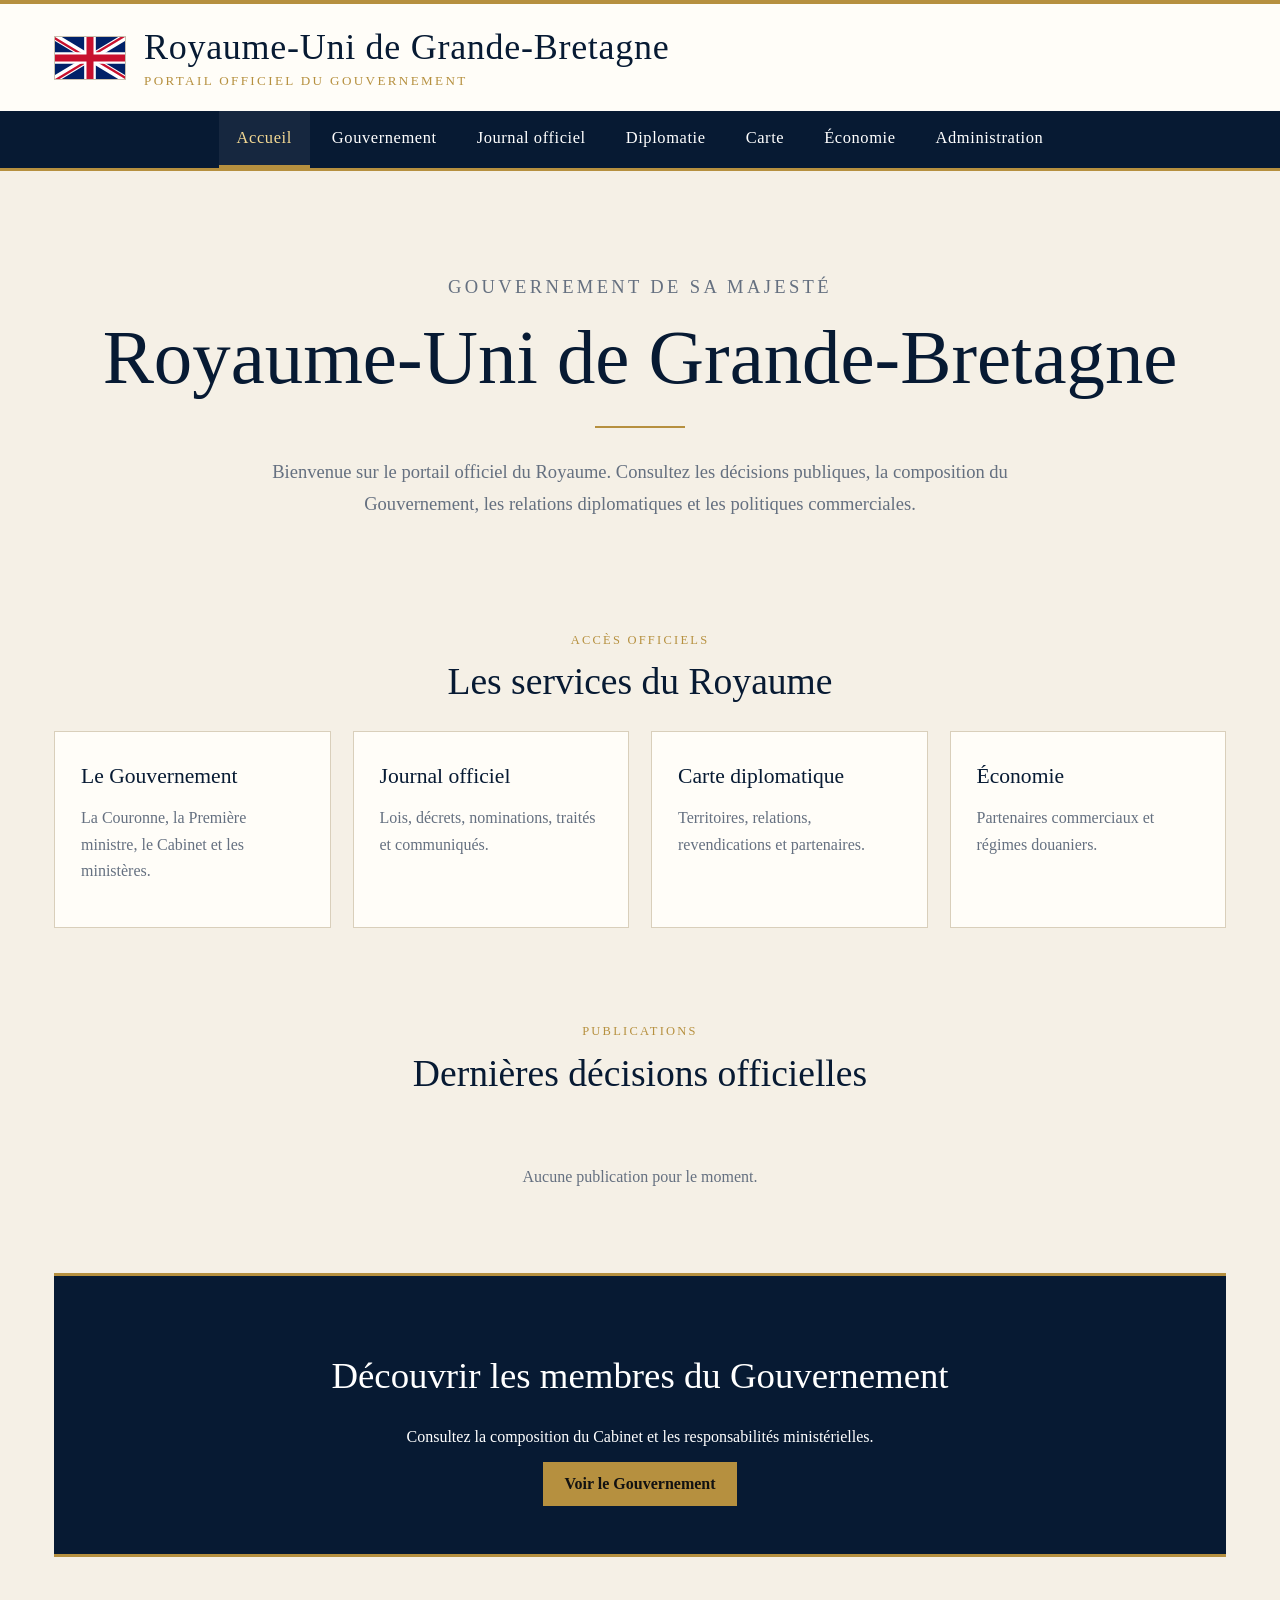
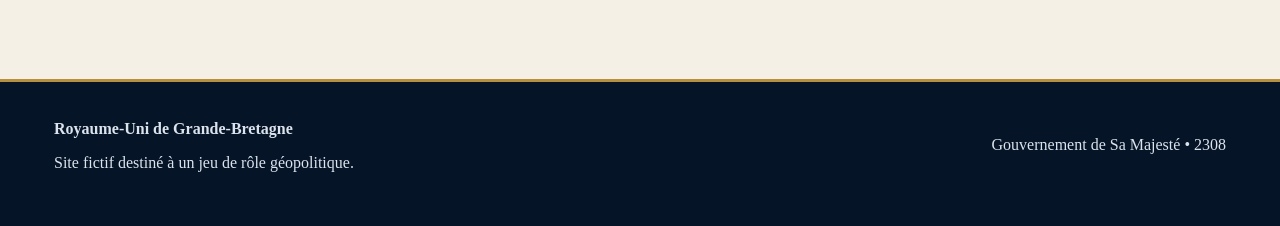
<file: index.html>
<!doctype html><html lang="fr"><head><meta charset="utf-8"><meta name="viewport" content="width=device-width,initial-scale=1"><title>Accueil — Royaume-Uni</title><link rel="stylesheet" href="style.css"></head><body>
<header class="site-header">
  <div class="brandbar">
    <img class="flag" src="union-jack.svg" alt="Drapeau du Royaume-Uni">
    <div><div class="brand-title">Royaume-Uni de Grande-Bretagne</div><div class="brand-sub">Portail officiel du Gouvernement</div></div>
  </div>
  <nav class="navbar"><div class="navinner">
    <a href="index.html">Accueil</a>
    <a href="gouvernement.html">Gouvernement</a>
    <a href="journal-officiel.html">Journal officiel</a>
    <a href="diplomatie.html">Diplomatie</a>
    <a href="carte.html">Carte</a>
    <a href="economie.html">Économie</a>
    <a href="admin.html">Administration</a>
  </div></nav>
</header>
<main>
<section class="hero"><p class="kicker">Gouvernement de Sa Majesté</p><h1>Royaume-Uni de Grande-Bretagne</h1><div class="gold-rule"></div><p>Bienvenue sur le portail officiel du Royaume. Consultez les décisions publiques, la composition du Gouvernement, les relations diplomatiques et les politiques commerciales.</p></section>
<section class="section"><div class="section-head"><p class="kicker">Accès officiels</p><h2>Les services du Royaume</h2></div>
<div class="grid grid-4">
<a class="card" href="gouvernement.html"><h3>Le Gouvernement</h3><p>La Couronne, la Première ministre, le Cabinet et les ministères.</p></a>
<a class="card" href="journal-officiel.html"><h3>Journal officiel</h3><p>Lois, décrets, nominations, traités et communiqués.</p></a>
<a class="card" href="carte.html"><h3>Carte diplomatique</h3><p>Territoires, relations, revendications et partenaires.</p></a>
<a class="card" href="economie.html"><h3>Économie</h3><p>Partenaires commerciaux et régimes douaniers.</p></a>
</div></section>
<section class="section"><div class="section-head"><p class="kicker">Publications</p><h2>Dernières décisions officielles</h2></div><div id="home-publications" class="grid grid-3"></div></section>
<section class="cta"><h2>Découvrir les membres du Gouvernement</h2><p>Consultez la composition du Cabinet et les responsabilités ministérielles.</p><a class="btn" href="gouvernement.html">Voir le Gouvernement</a></section>
</main>
<footer class="site-footer"><div class="footer-inner">
<div><strong>Royaume-Uni de Grande-Bretagne</strong><p>Site fictif destiné à un jeu de rôle géopolitique.</p></div>
<div><p>Gouvernement de Sa Majesté • 2308</p></div>
</div></footer><script src="main.js"></script>
<script src="data.js"></script><script src="journal.js"></script></body></html>
</file>
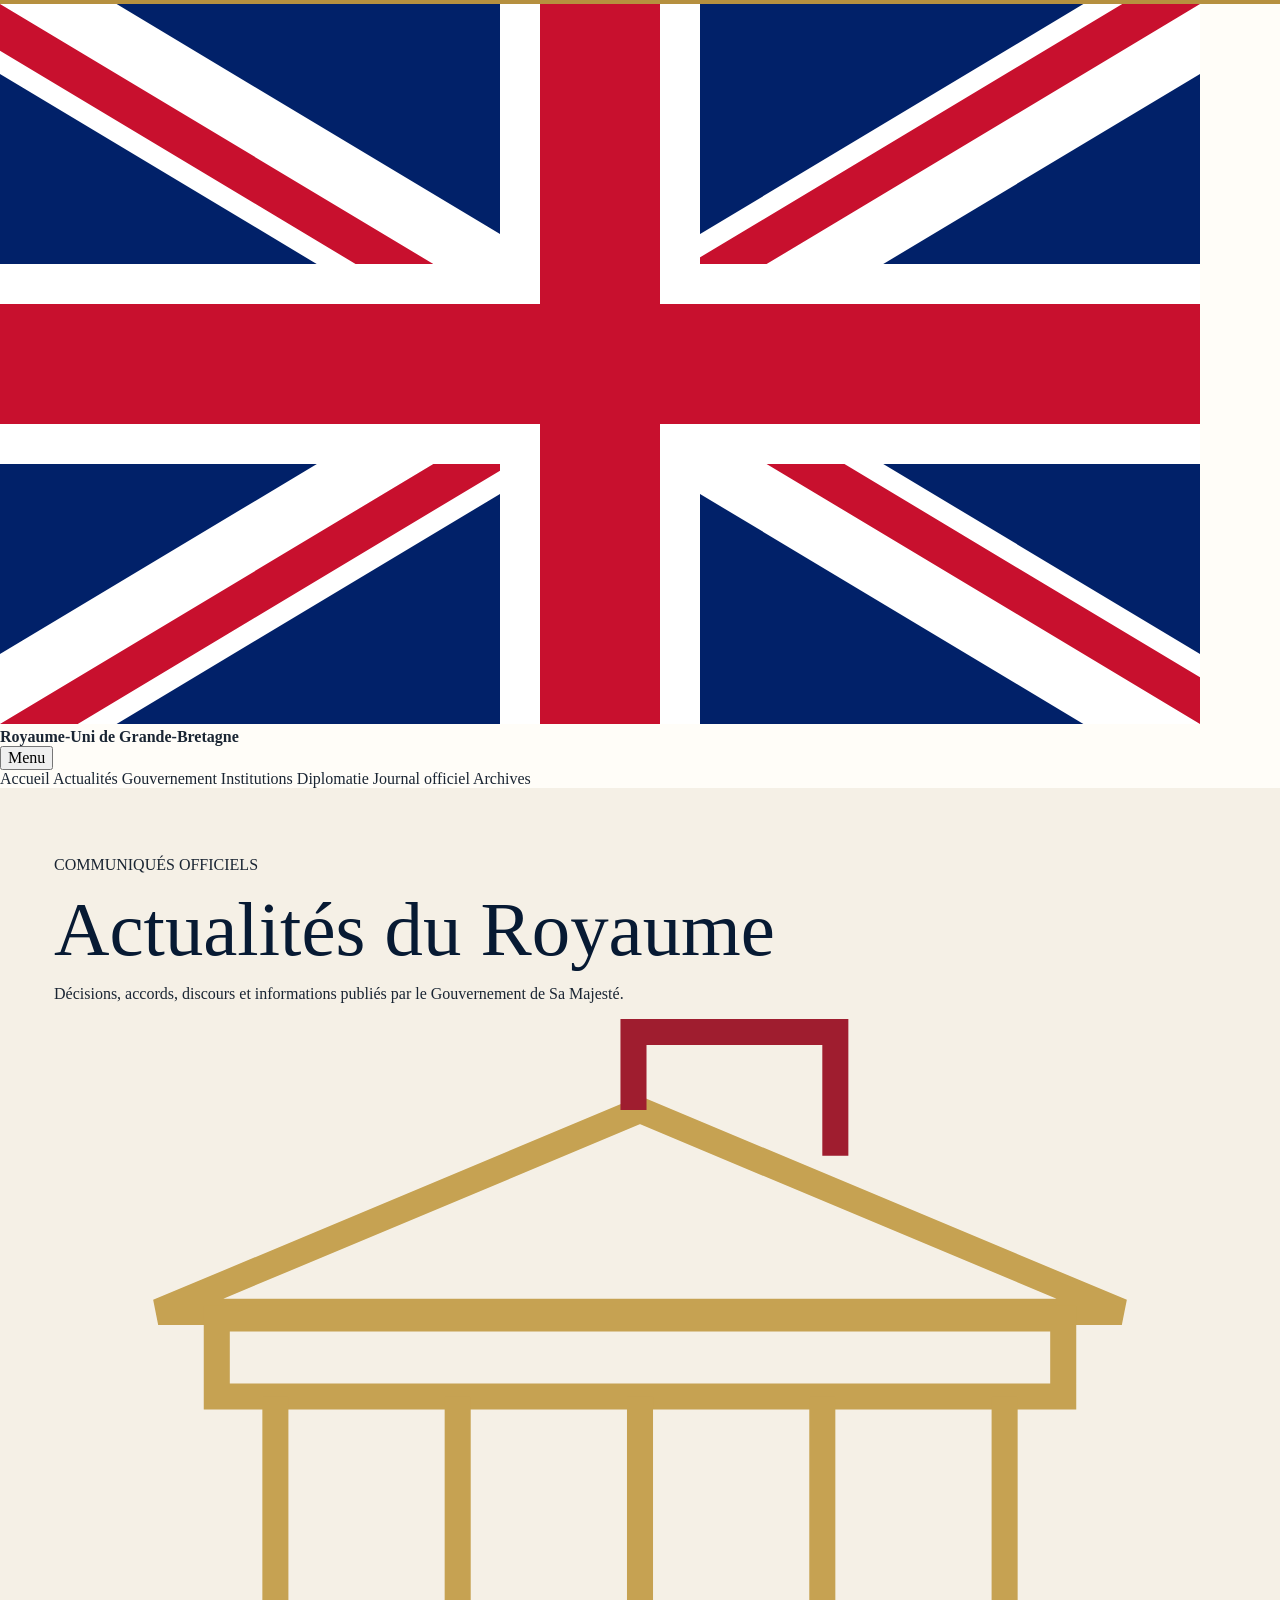
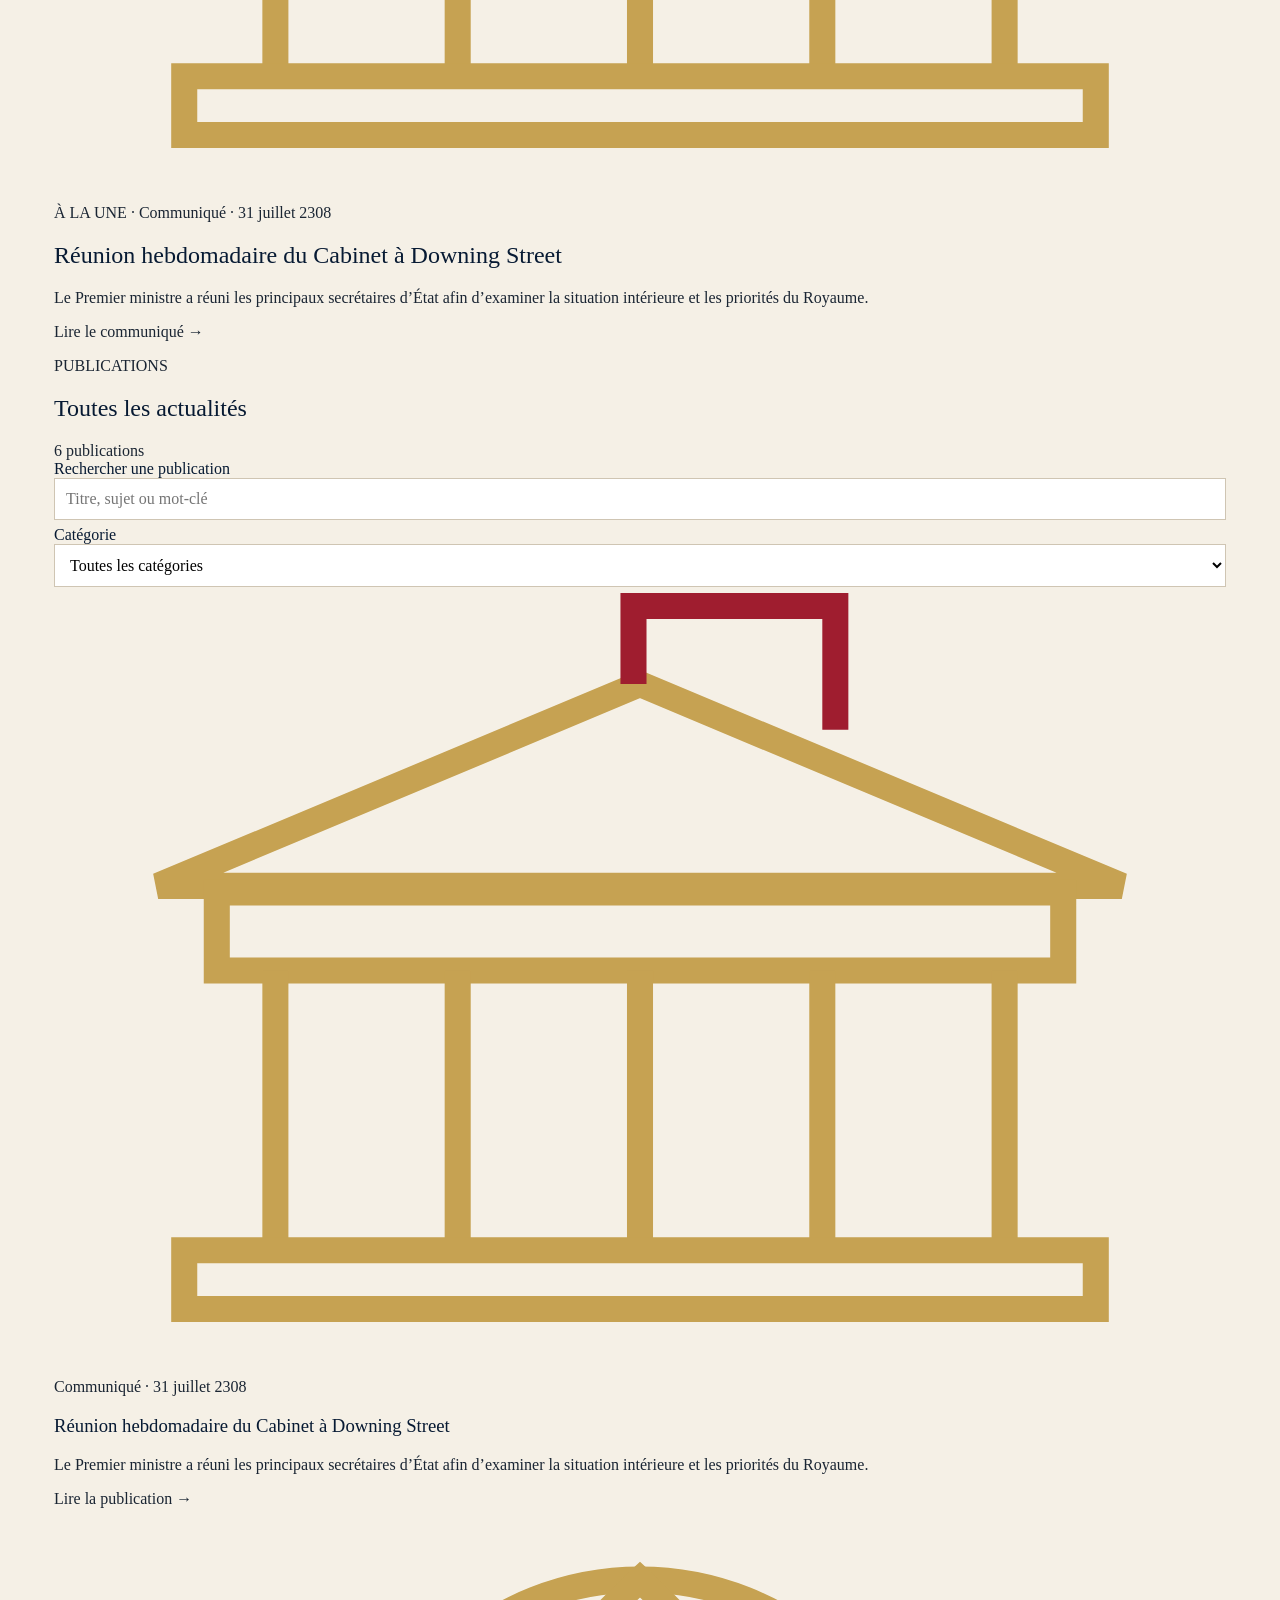
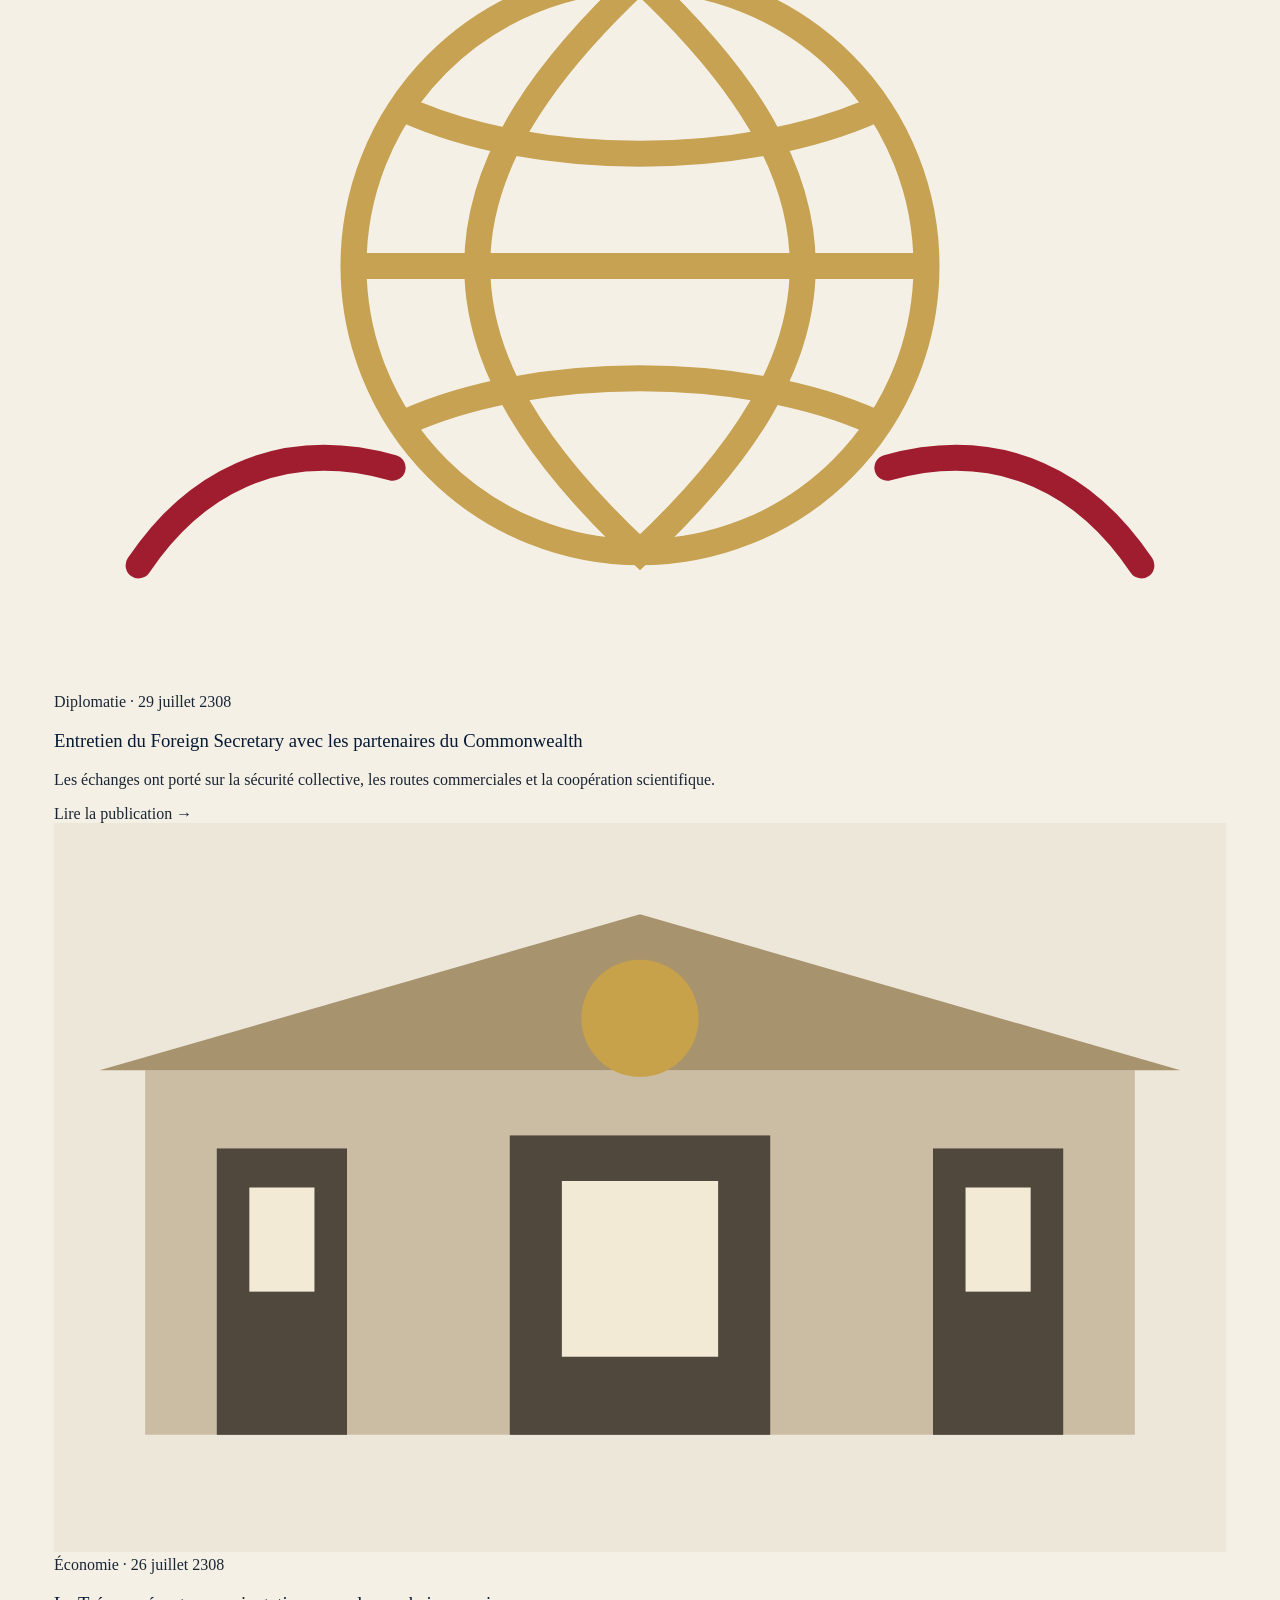
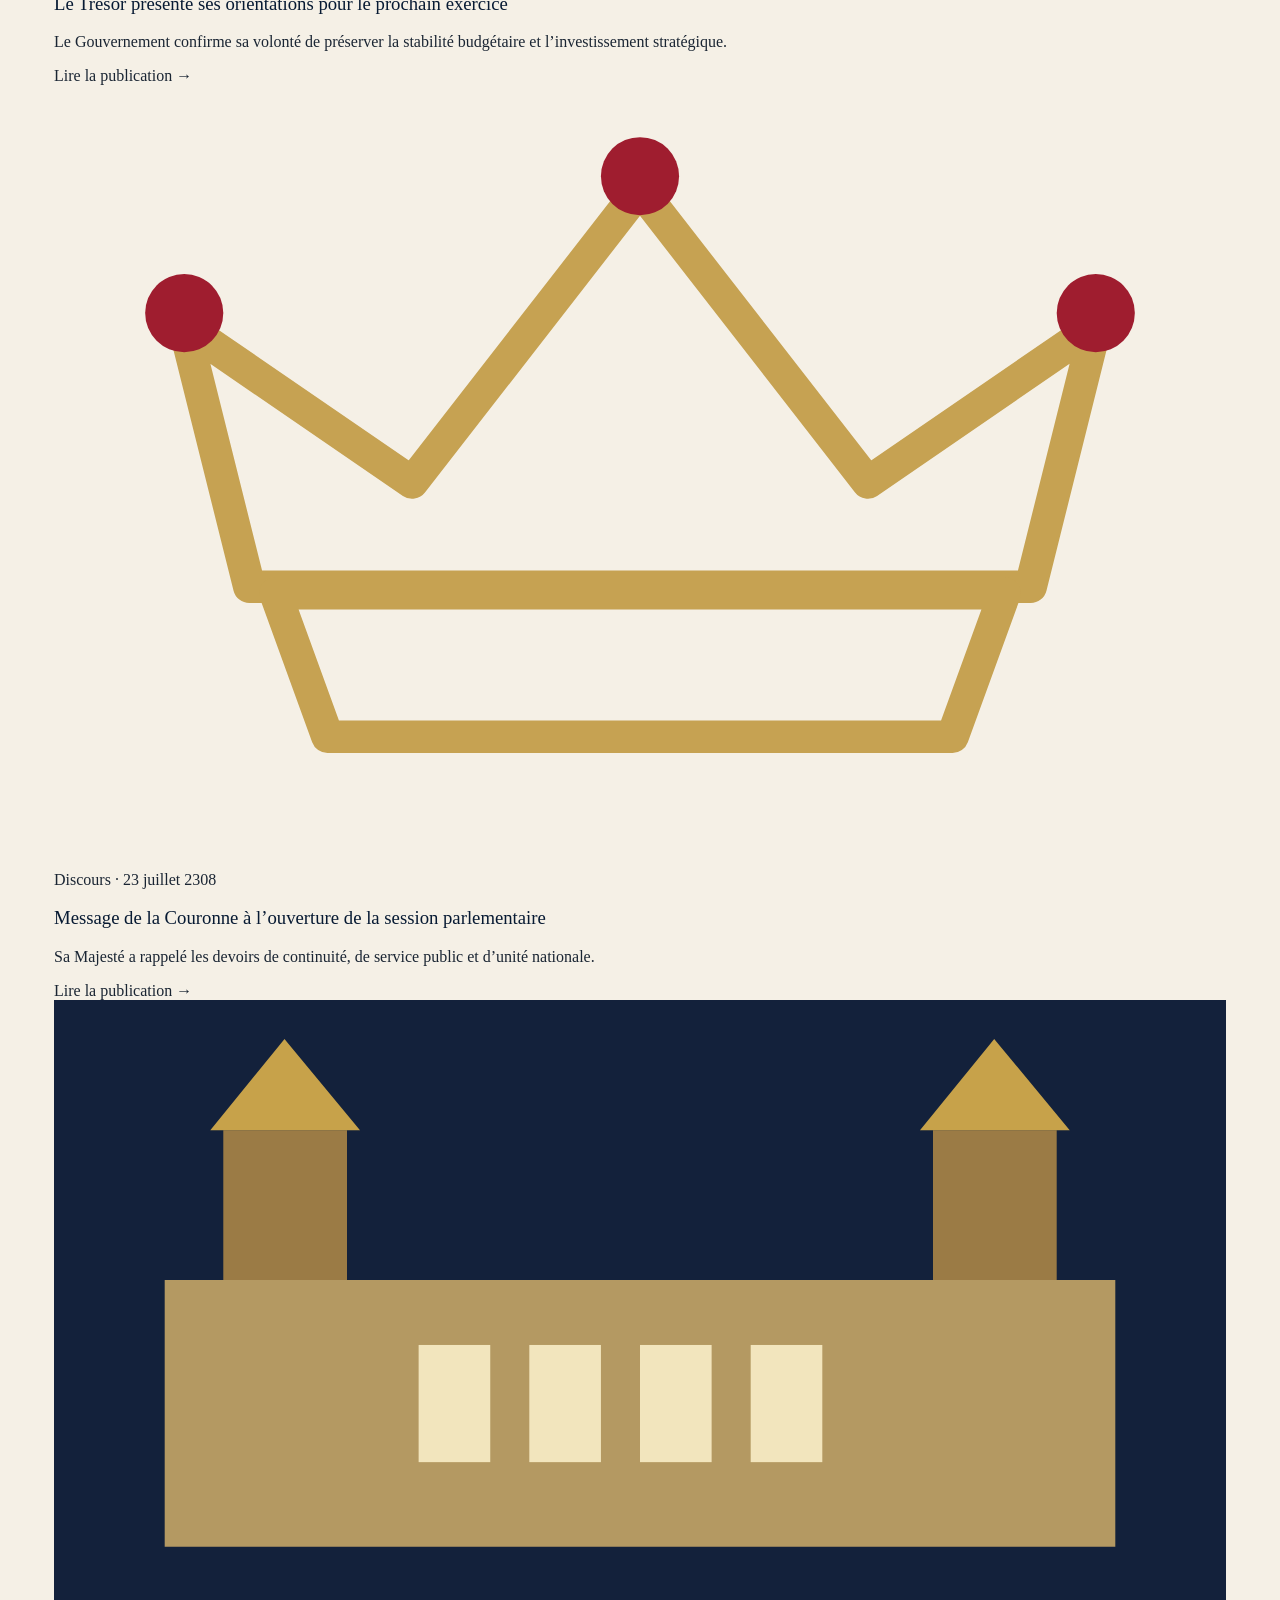
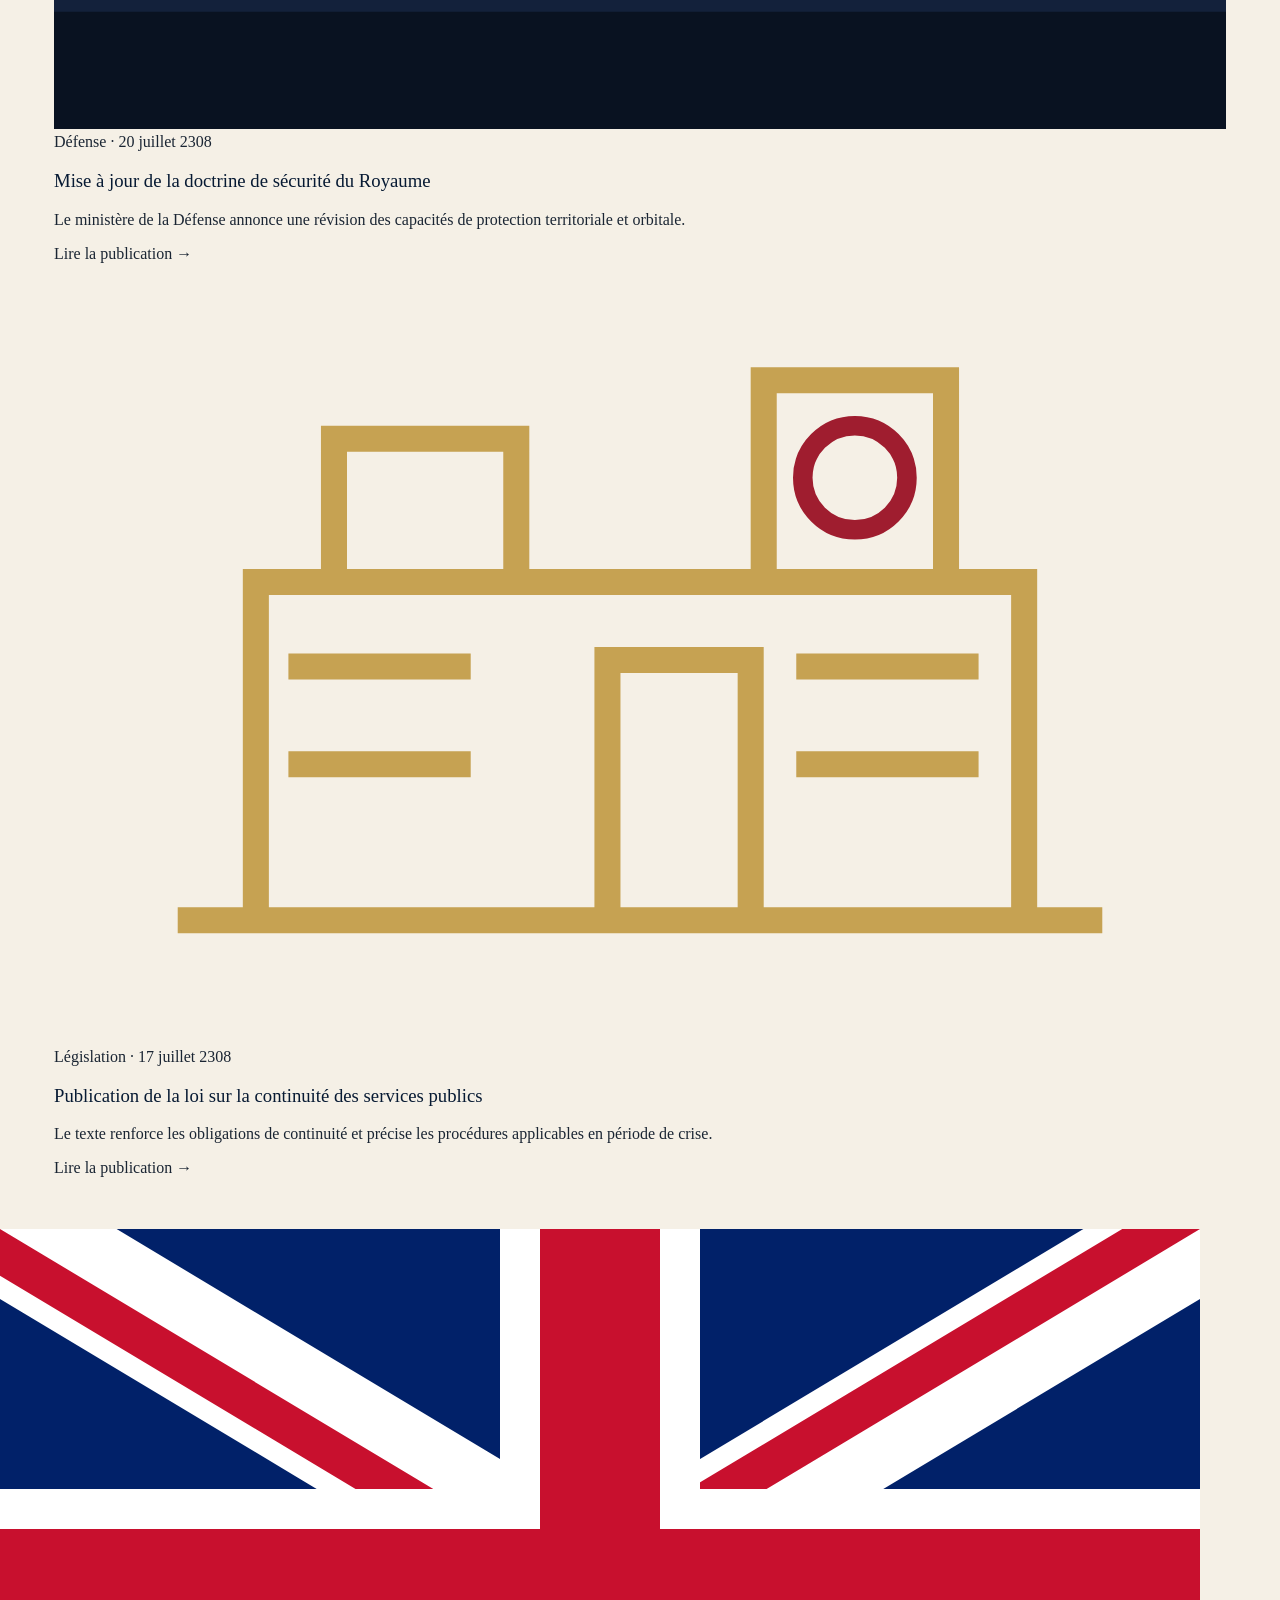
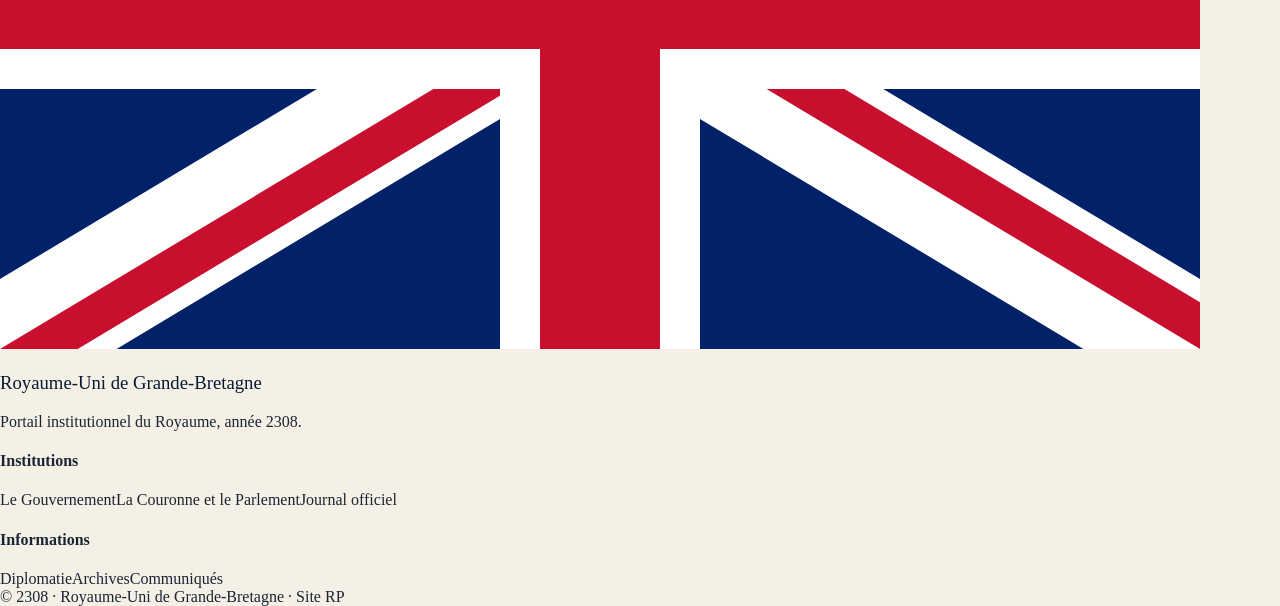
<file: actualites.html>
<!doctype html>
<html lang="fr">
<head>
  <meta charset="utf-8">
  <meta name="viewport" content="width=device-width,initial-scale=1">
  <meta name="description" content="Actualités officielles du Royaume-Uni de Grande-Bretagne en 2308">
  <title>Actualités · Royaume-Uni de Grande-Bretagne</title>
  <link rel="stylesheet" href="style.css">
  <link rel="stylesheet" href="responsive.css">
</head>
<body>
  <header class="site-header news-site-header">
    <a href="index.html" class="brand">
      <img src="union-jack.svg" alt="Drapeau du Royaume-Uni">
      <div><strong>Royaume-Uni de Grande-Bretagne</strong></div>
    </a>
    <button class="menu-button" aria-label="Ouvrir le menu">Menu</button>
    <nav aria-label="Navigation principale">
      <a href="index.html">Accueil</a>
      <a class="active" href="actualites.html">Actualités</a>
      <a href="gouvernement.html">Gouvernement</a>
      <a href="institutions.html">Institutions</a>
      <a href="diplomatie.html">Diplomatie</a>
      <a href="journal-officiel.html">Journal officiel</a>
      <a href="archives.html">Archives</a>
    </nav>
  </header>

  <main>
    <section class="news-heading">
      <div>
        <p class="eyebrow">COMMUNIQUÉS OFFICIELS</p>
        <h1>Actualités du Royaume</h1>
        <p>Décisions, accords, discours et informations publiés par le Gouvernement de Sa Majesté.</p>
      </div>
    </section>

    <section id="featured-news" class="featured-news" aria-label="Actualité à la une"></section>

    <section class="news-explorer">
      <div class="news-explorer-head">
        <div>
          <p class="eyebrow">PUBLICATIONS</p>
          <h2>Toutes les actualités</h2>
        </div>
        <div class="news-count" id="news-count" aria-live="polite"></div>
      </div>

      <div class="news-tools">
        <label class="search-field">
          <span>Rechercher une publication</span>
          <input id="news-search" type="search" placeholder="Titre, sujet ou mot-clé">
        </label>
        <label class="category-field">
          <span>Catégorie</span>
          <select id="news-category">
            <option value="all">Toutes les catégories</option>
            <option>Communiqué</option>
            <option>Diplomatie</option>
            <option>Économie</option>
            <option>Discours</option>
            <option>Défense</option>
            <option>Législation</option>
          </select>
        </label>
      </div>

      <div id="news-list" class="news-catalogue"></div>
    </section>
  </main>

  <footer>
    <div class="footer-grid">
      <div><img src="union-jack.svg" alt=""><h3>Royaume-Uni de Grande-Bretagne</h3><p>Portail institutionnel du Royaume, année 2308.</p></div>
      <div><h4>Institutions</h4><a href="gouvernement.html">Le Gouvernement</a><a href="institutions.html">La Couronne et le Parlement</a><a href="journal-officiel.html">Journal officiel</a></div>
      <div><h4>Informations</h4><a href="diplomatie.html">Diplomatie</a><a href="archives.html">Archives</a><a href="actualites.html">Communiqués</a></div>
    </div>
    <div class="footer-bottom">© 2308 · Royaume-Uni de Grande-Bretagne · Site RP</div>
  </footer>

  <script src="news-data.js"></script>
  <script src="main.js"></script>
  <script src="actualites.js"></script>
</body>
</html>
</file>
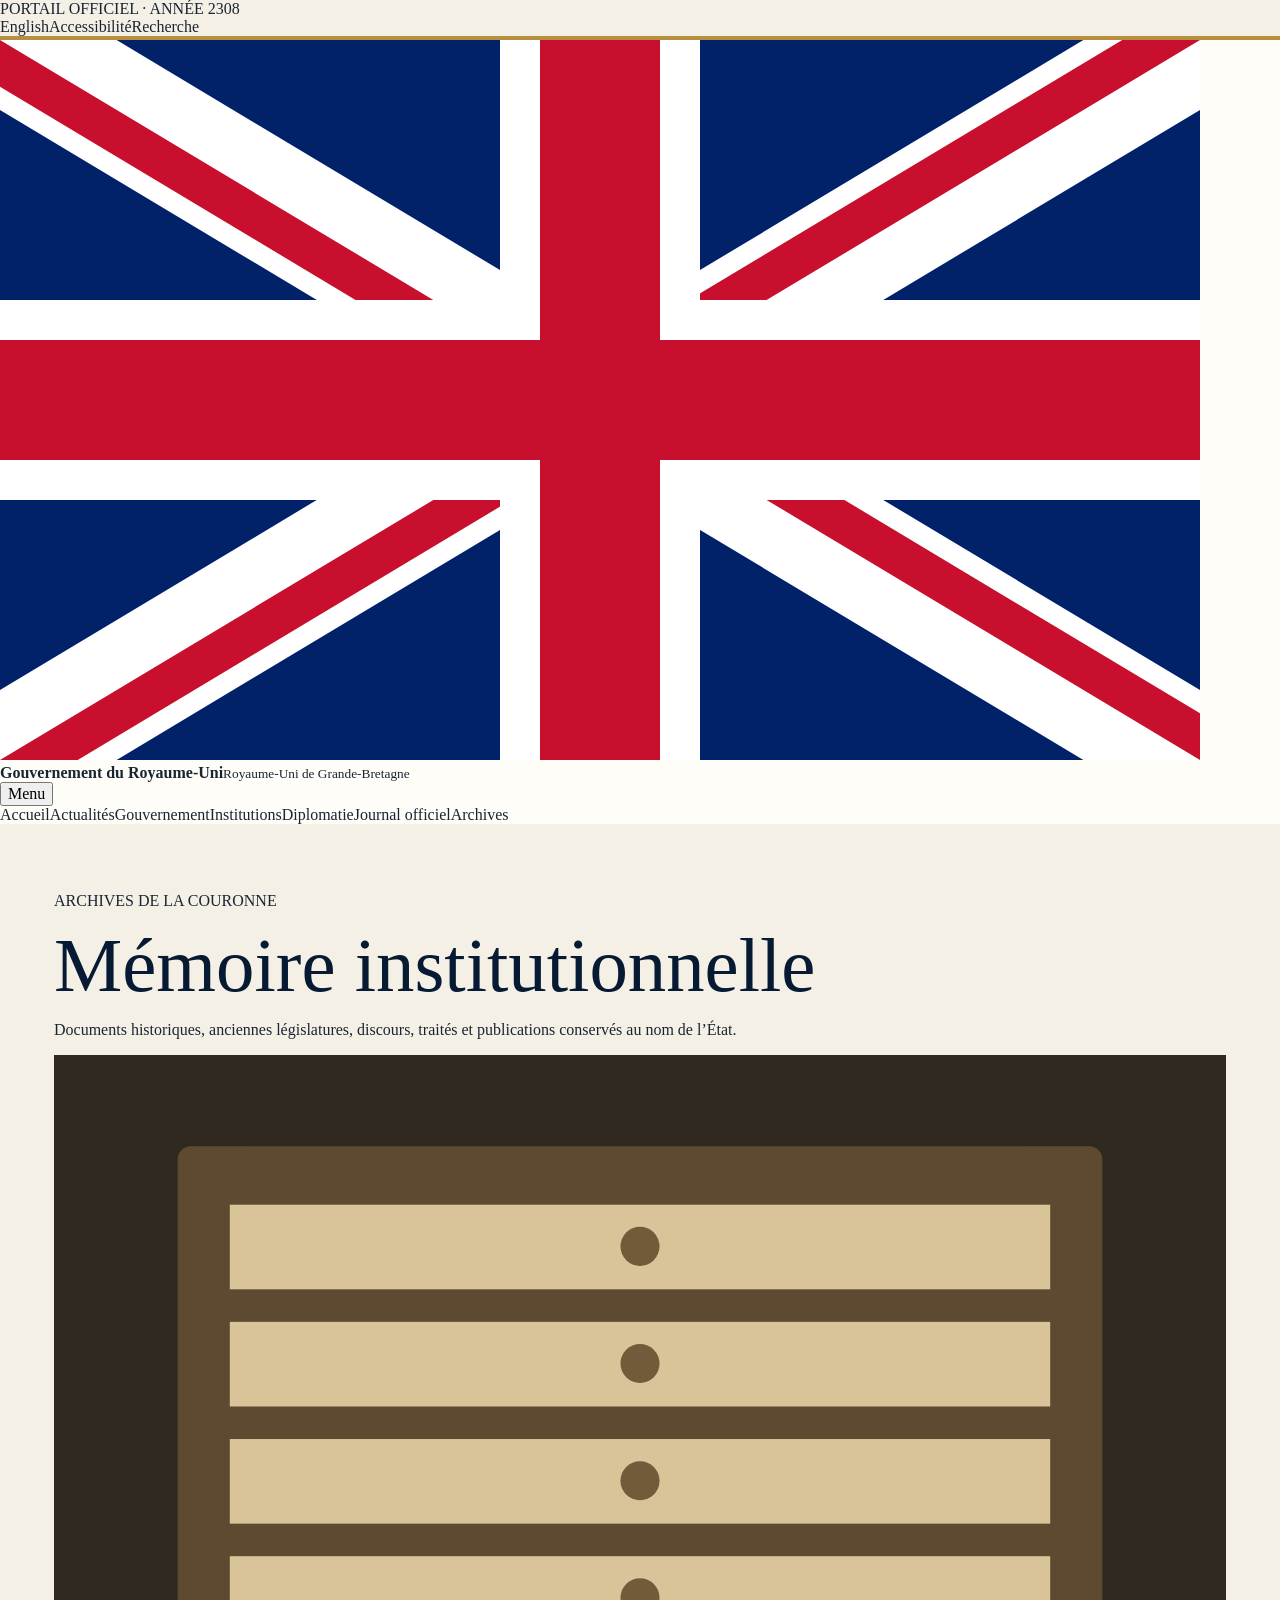
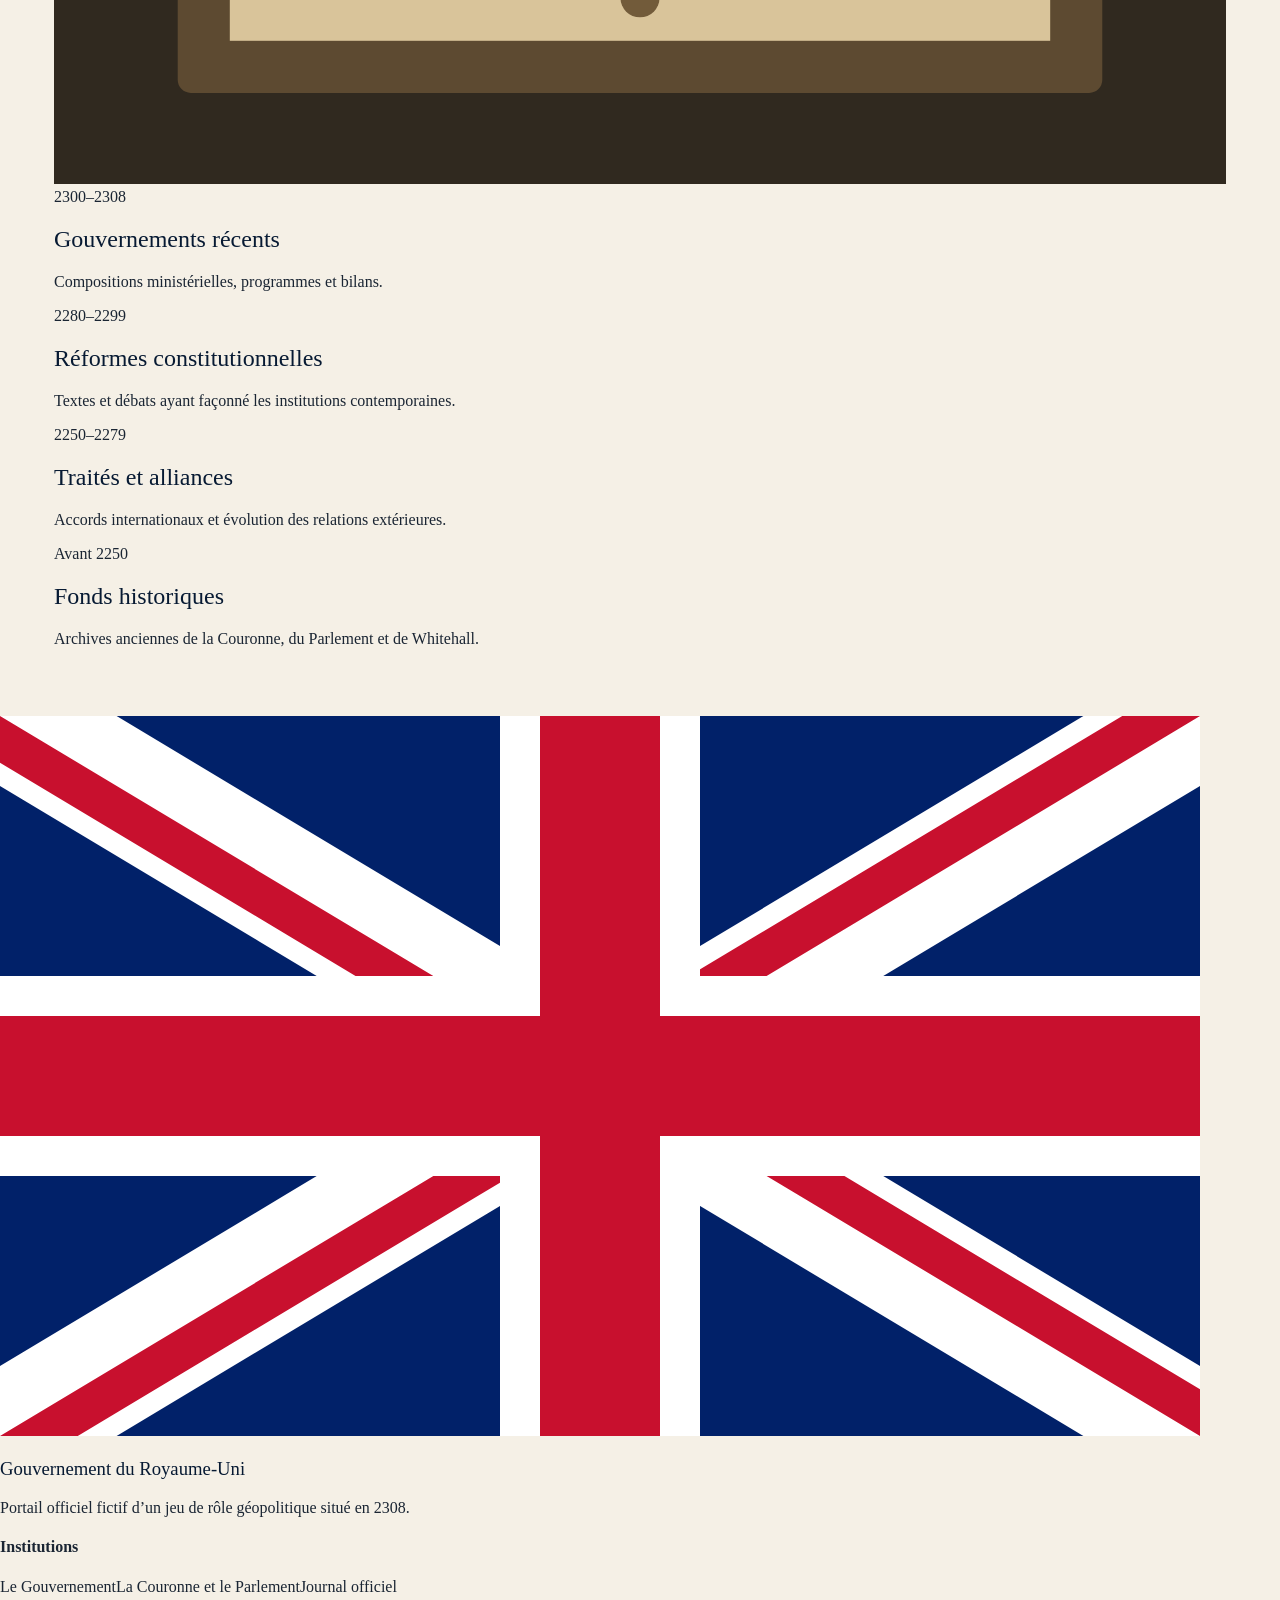
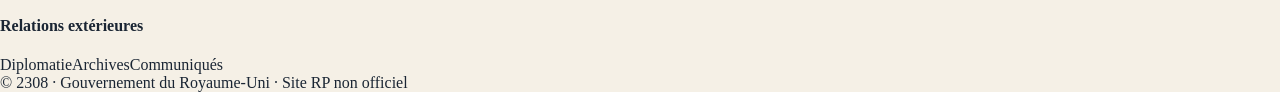
<file: archives.html>
<!doctype html><html lang="fr"><head><meta charset="utf-8"><meta name="viewport" content="width=device-width,initial-scale=1"><meta name="description" content="Portail gouvernemental du Royaume-Uni en 2308"><title>Archives · Gouvernement du Royaume-Uni</title><link rel="stylesheet" href="style.css"><link rel="stylesheet" href="responsive.css"></head><body><div class="utility"><div>PORTAIL OFFICIEL · ANNÉE 2308</div><div><span>English</span><span>Accessibilité</span><span>Recherche</span></div></div>
<header class="site-header"><a href="index.html" class="brand"><img src="union-jack.svg" alt="Drapeau du Royaume-Uni"><div><strong>Gouvernement du Royaume-Uni</strong><small>Royaume-Uni de Grande-Bretagne</small></div></a><button class="menu-button" aria-label="Ouvrir le menu">Menu</button><nav><a class="" href="index.html">Accueil</a><a class="" href="actualites.html">Actualités</a><a class="" href="gouvernement.html">Gouvernement</a><a class="" href="institutions.html">Institutions</a><a class="" href="diplomatie.html">Diplomatie</a><a class="" href="journal-officiel.html">Journal officiel</a><a class="active" href="archives.html">Archives</a></nav></header><main><section class="page-hero with-image"><div><p class="eyebrow">ARCHIVES DE LA COURONNE</p><h1>Mémoire institutionnelle</h1><p>Documents historiques, anciennes législatures, discours, traités et publications conservés au nom de l’État.</p></div><img src="archives.svg" alt="Archives"></section><section class="archive-grid"><article><span>2300–2308</span><h2>Gouvernements récents</h2><p>Compositions ministérielles, programmes et bilans.</p></article><article><span>2280–2299</span><h2>Réformes constitutionnelles</h2><p>Textes et débats ayant façonné les institutions contemporaines.</p></article><article><span>2250–2279</span><h2>Traités et alliances</h2><p>Accords internationaux et évolution des relations extérieures.</p></article><article><span>Avant 2250</span><h2>Fonds historiques</h2><p>Archives anciennes de la Couronne, du Parlement et de Whitehall.</p></article></section></main><footer><div class="footer-grid"><div><img src="union-jack.svg" alt=""><h3>Gouvernement du Royaume-Uni</h3><p>Portail officiel fictif d’un jeu de rôle géopolitique situé en 2308.</p></div><div><h4>Institutions</h4><a href="gouvernement.html">Le Gouvernement</a><a href="institutions.html">La Couronne et le Parlement</a><a href="journal-officiel.html">Journal officiel</a></div><div><h4>Relations extérieures</h4><a href="diplomatie.html">Diplomatie</a><a href="archives.html">Archives</a><a href="actualites.html">Communiqués</a></div></div><div class="footer-bottom">© 2308 · Gouvernement du Royaume-Uni · Site RP non officiel</div></footer><script src="news-data.js"></script><script src="official-data.js"></script><script src="main.js"></script></body></html>
</file>
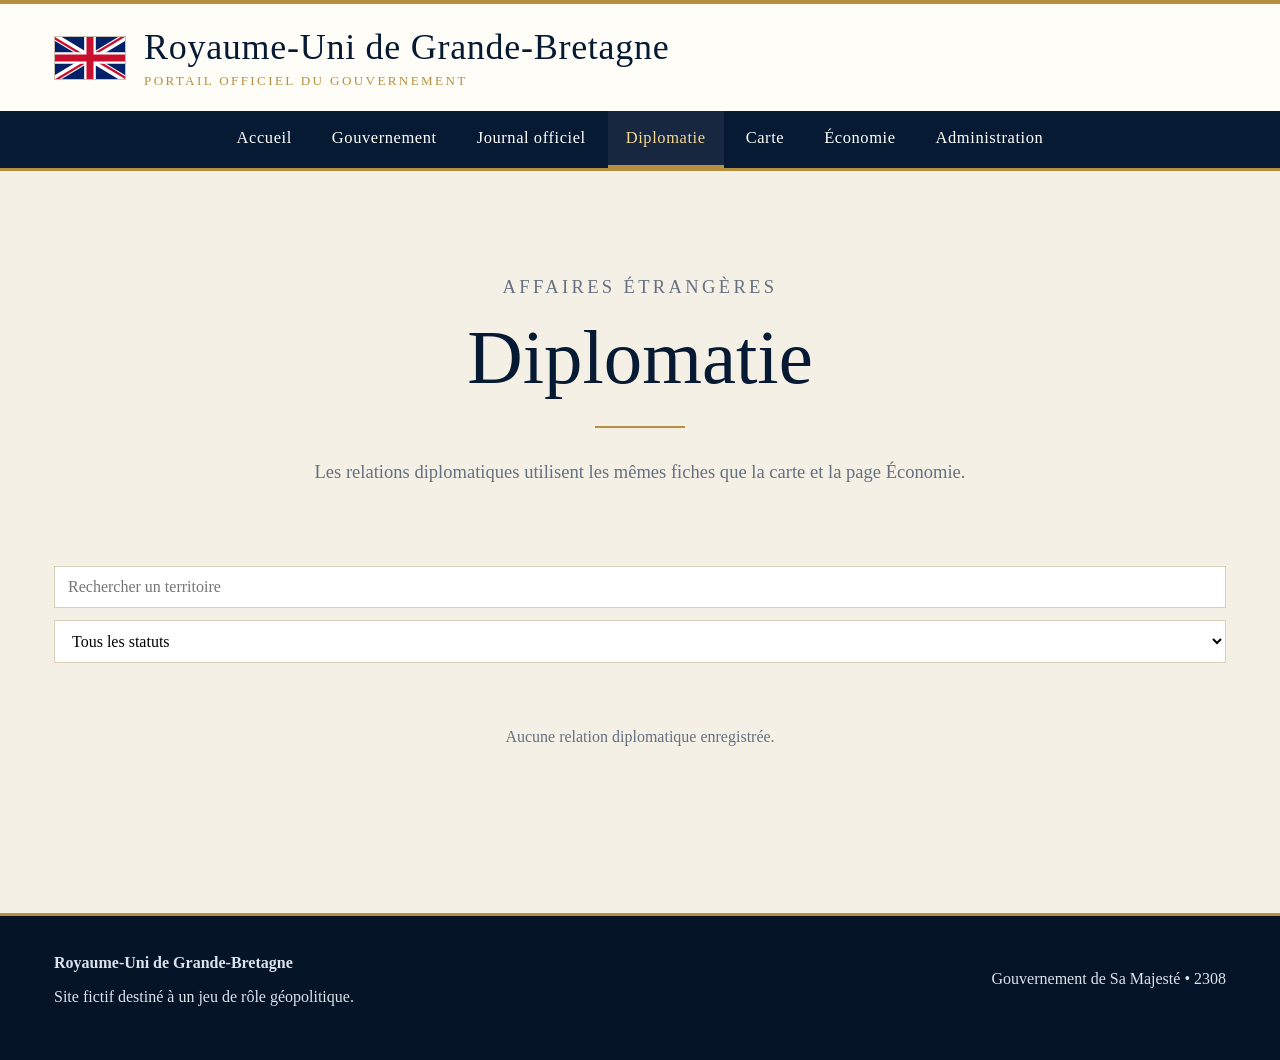
<file: diplomatie.html>
<!doctype html><html lang="fr"><head><meta charset="utf-8"><meta name="viewport" content="width=device-width,initial-scale=1"><title>Diplomatie — Royaume-Uni</title><link rel="stylesheet" href="style.css"></head><body>
<header class="site-header">
  <div class="brandbar">
    <img class="flag" src="union-jack.svg" alt="Drapeau du Royaume-Uni">
    <div><div class="brand-title">Royaume-Uni de Grande-Bretagne</div><div class="brand-sub">Portail officiel du Gouvernement</div></div>
  </div>
  <nav class="navbar"><div class="navinner">
    <a href="index.html">Accueil</a>
    <a href="gouvernement.html">Gouvernement</a>
    <a href="journal-officiel.html">Journal officiel</a>
    <a href="diplomatie.html">Diplomatie</a>
    <a href="carte.html">Carte</a>
    <a href="economie.html">Économie</a>
    <a href="admin.html">Administration</a>
  </div></nav>
</header>
<main>
<section class="hero"><p class="kicker">Affaires étrangères</p><h1>Diplomatie</h1><div class="gold-rule"></div><p>Les relations diplomatiques utilisent les mêmes fiches que la carte et la page Économie.</p></section>
<div class="toolbar"><input id="diplo-search" placeholder="Rechercher un territoire"><select id="diplo-filter"><option value="all">Tous les statuts</option><option value="national">National</option><option value="allie">Allié</option><option value="neutre">Neutre</option><option value="revendique">Revendiqué</option><option value="commerce">Commerce</option><option value="hostile">Hostile</option></select></div>
<div id="diplomacy-list" class="grid grid-3"></div>
</main>
<footer class="site-footer"><div class="footer-inner">
<div><strong>Royaume-Uni de Grande-Bretagne</strong><p>Site fictif destiné à un jeu de rôle géopolitique.</p></div>
<div><p>Gouvernement de Sa Majesté • 2308</p></div>
</div></footer><script src="main.js"></script>
<script src="data.js"></script><script src="diplomacy.js"></script></body></html>
</file>
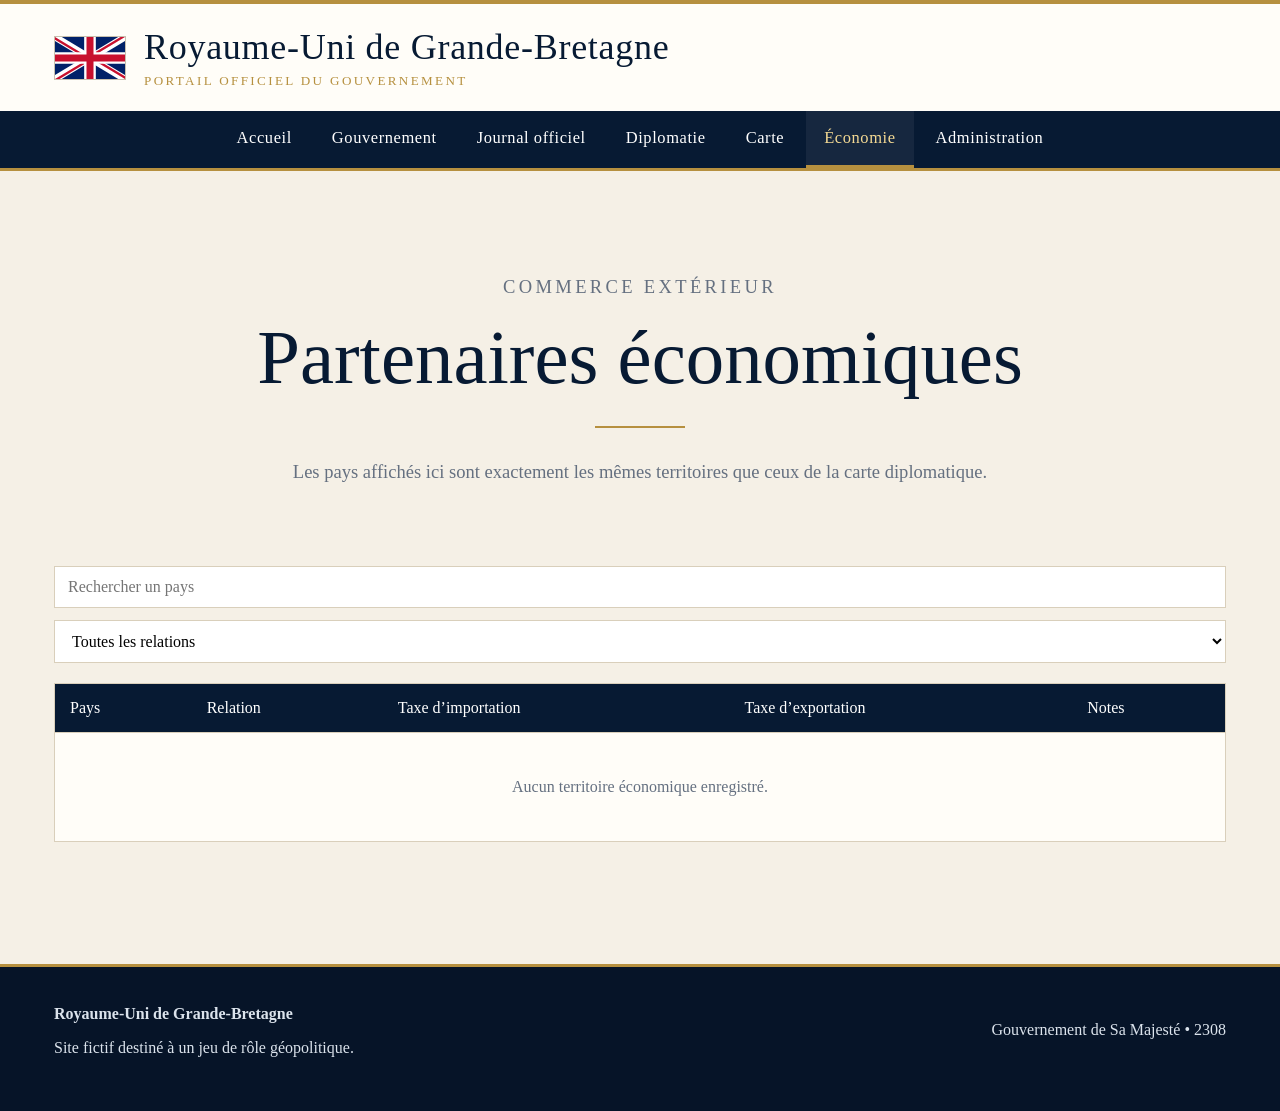
<file: economie.html>
<!doctype html><html lang="fr"><head><meta charset="utf-8"><meta name="viewport" content="width=device-width,initial-scale=1"><title>Économie — Royaume-Uni</title><link rel="stylesheet" href="style.css"></head><body>
<header class="site-header">
  <div class="brandbar">
    <img class="flag" src="union-jack.svg" alt="Drapeau du Royaume-Uni">
    <div><div class="brand-title">Royaume-Uni de Grande-Bretagne</div><div class="brand-sub">Portail officiel du Gouvernement</div></div>
  </div>
  <nav class="navbar"><div class="navinner">
    <a href="index.html">Accueil</a>
    <a href="gouvernement.html">Gouvernement</a>
    <a href="journal-officiel.html">Journal officiel</a>
    <a href="diplomatie.html">Diplomatie</a>
    <a href="carte.html">Carte</a>
    <a href="economie.html">Économie</a>
    <a href="admin.html">Administration</a>
  </div></nav>
</header>
<main>
<section class="hero"><p class="kicker">Commerce extérieur</p><h1>Partenaires économiques</h1><div class="gold-rule"></div><p>Les pays affichés ici sont exactement les mêmes territoires que ceux de la carte diplomatique.</p></section>
<div class="toolbar"><input id="eco-search" placeholder="Rechercher un pays"><select id="eco-filter"><option value="all">Toutes les relations</option><option value="Excellente">Excellente</option><option value="Allié">Allié</option><option value="Normale">Normale</option><option value="Tendue">Tendue</option><option value="Hostile">Hostile</option></select></div>
<div class="table-wrap"><table><thead><tr><th>Pays</th><th>Relation</th><th>Taxe d’importation</th><th>Taxe d’exportation</th><th>Notes</th></tr></thead><tbody id="economy-table"></tbody></table><div id="economy-empty" class="empty">Aucun territoire économique enregistré.</div></div>
</main>
<footer class="site-footer"><div class="footer-inner">
<div><strong>Royaume-Uni de Grande-Bretagne</strong><p>Site fictif destiné à un jeu de rôle géopolitique.</p></div>
<div><p>Gouvernement de Sa Majesté • 2308</p></div>
</div></footer><script src="main.js"></script>
<script src="data.js"></script><script src="economy.js"></script></body></html>
</file>
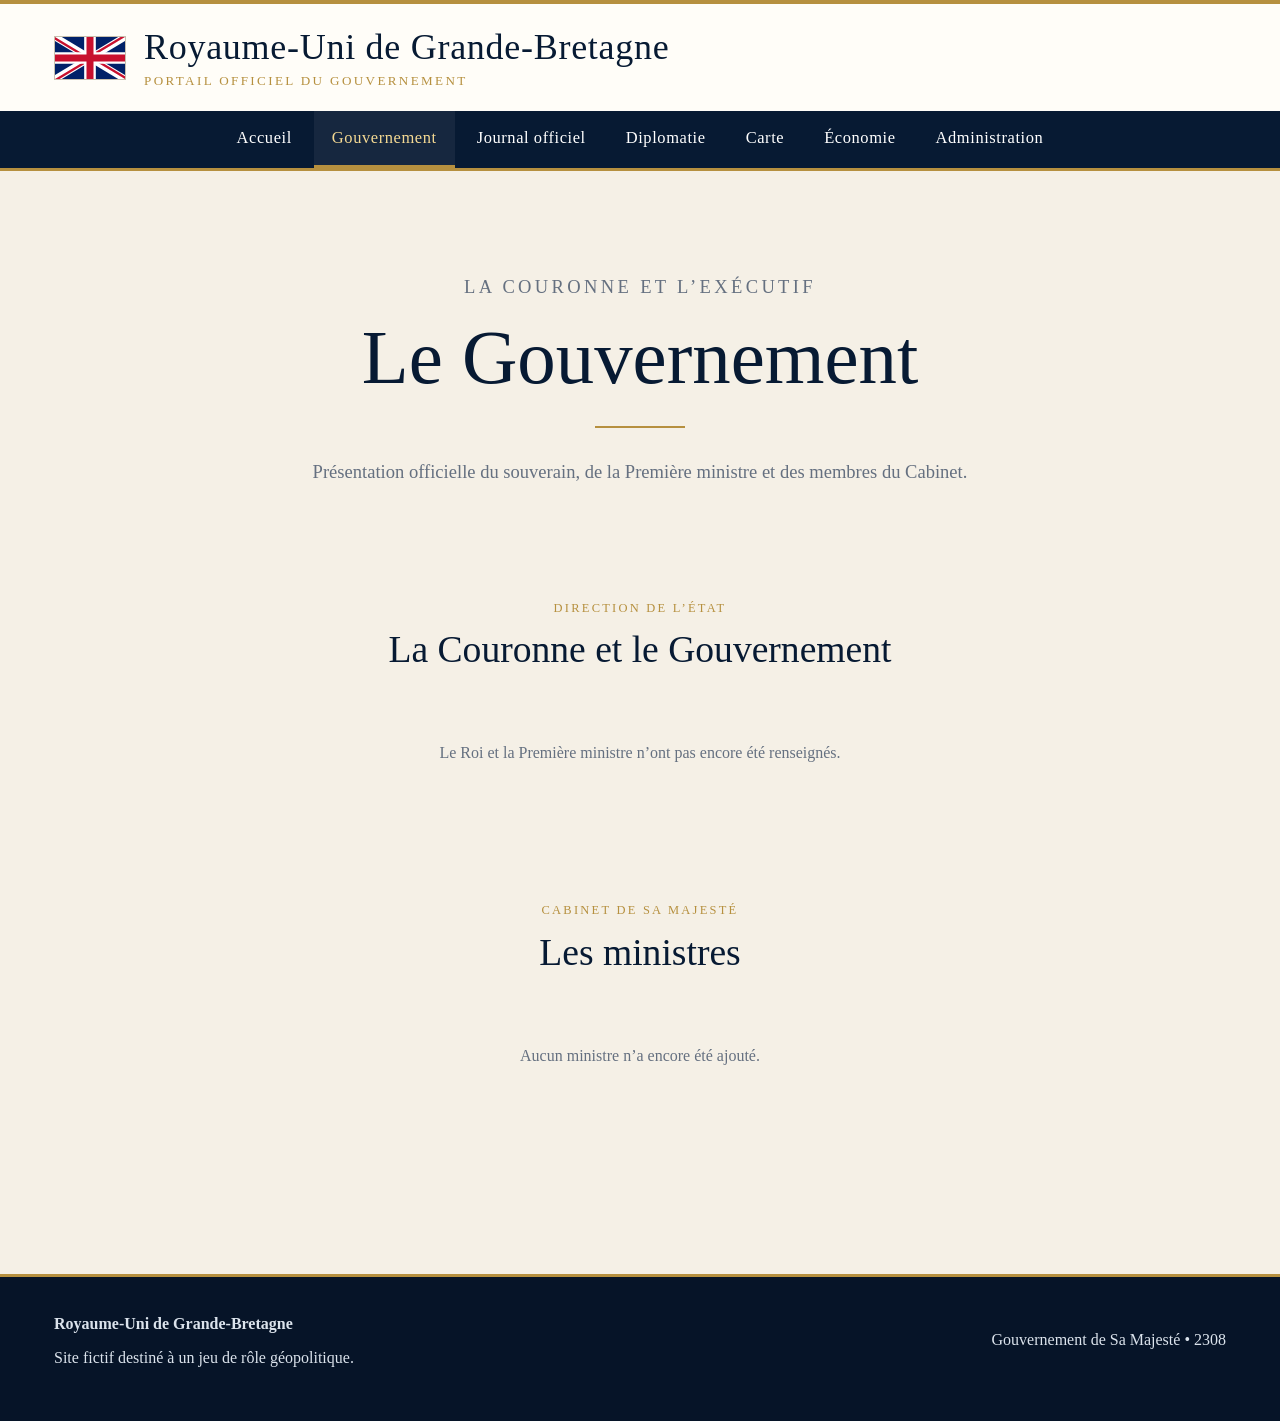
<file: gouvernement.html>
<!doctype html><html lang="fr"><head><meta charset="utf-8"><meta name="viewport" content="width=device-width,initial-scale=1"><title>Gouvernement — Royaume-Uni</title><link rel="stylesheet" href="style.css"></head><body>
<header class="site-header">
  <div class="brandbar">
    <img class="flag" src="union-jack.svg" alt="Drapeau du Royaume-Uni">
    <div><div class="brand-title">Royaume-Uni de Grande-Bretagne</div><div class="brand-sub">Portail officiel du Gouvernement</div></div>
  </div>
  <nav class="navbar"><div class="navinner">
    <a href="index.html">Accueil</a>
    <a href="gouvernement.html">Gouvernement</a>
    <a href="journal-officiel.html">Journal officiel</a>
    <a href="diplomatie.html">Diplomatie</a>
    <a href="carte.html">Carte</a>
    <a href="economie.html">Économie</a>
    <a href="admin.html">Administration</a>
  </div></nav>
</header>
<main>
<section class="hero"><p class="kicker">La Couronne et l’Exécutif</p><h1>Le Gouvernement</h1><div class="gold-rule"></div><p>Présentation officielle du souverain, de la Première ministre et des membres du Cabinet.</p></section>
<section class="section"><div class="section-head"><p class="kicker">Direction de l’État</p><h2>La Couronne et le Gouvernement</h2></div><div id="leadership" class="leadership-grid"></div></section>
<section class="section"><div class="section-head"><p class="kicker">Cabinet de Sa Majesté</p><h2>Les ministres</h2></div><div id="minister-list" class="minister-grid"></div></section>
</main>
<footer class="site-footer"><div class="footer-inner">
<div><strong>Royaume-Uni de Grande-Bretagne</strong><p>Site fictif destiné à un jeu de rôle géopolitique.</p></div>
<div><p>Gouvernement de Sa Majesté • 2308</p></div>
</div></footer><script src="main.js"></script>
<script src="data.js"></script><script src="government.js"></script></body></html>
</file>
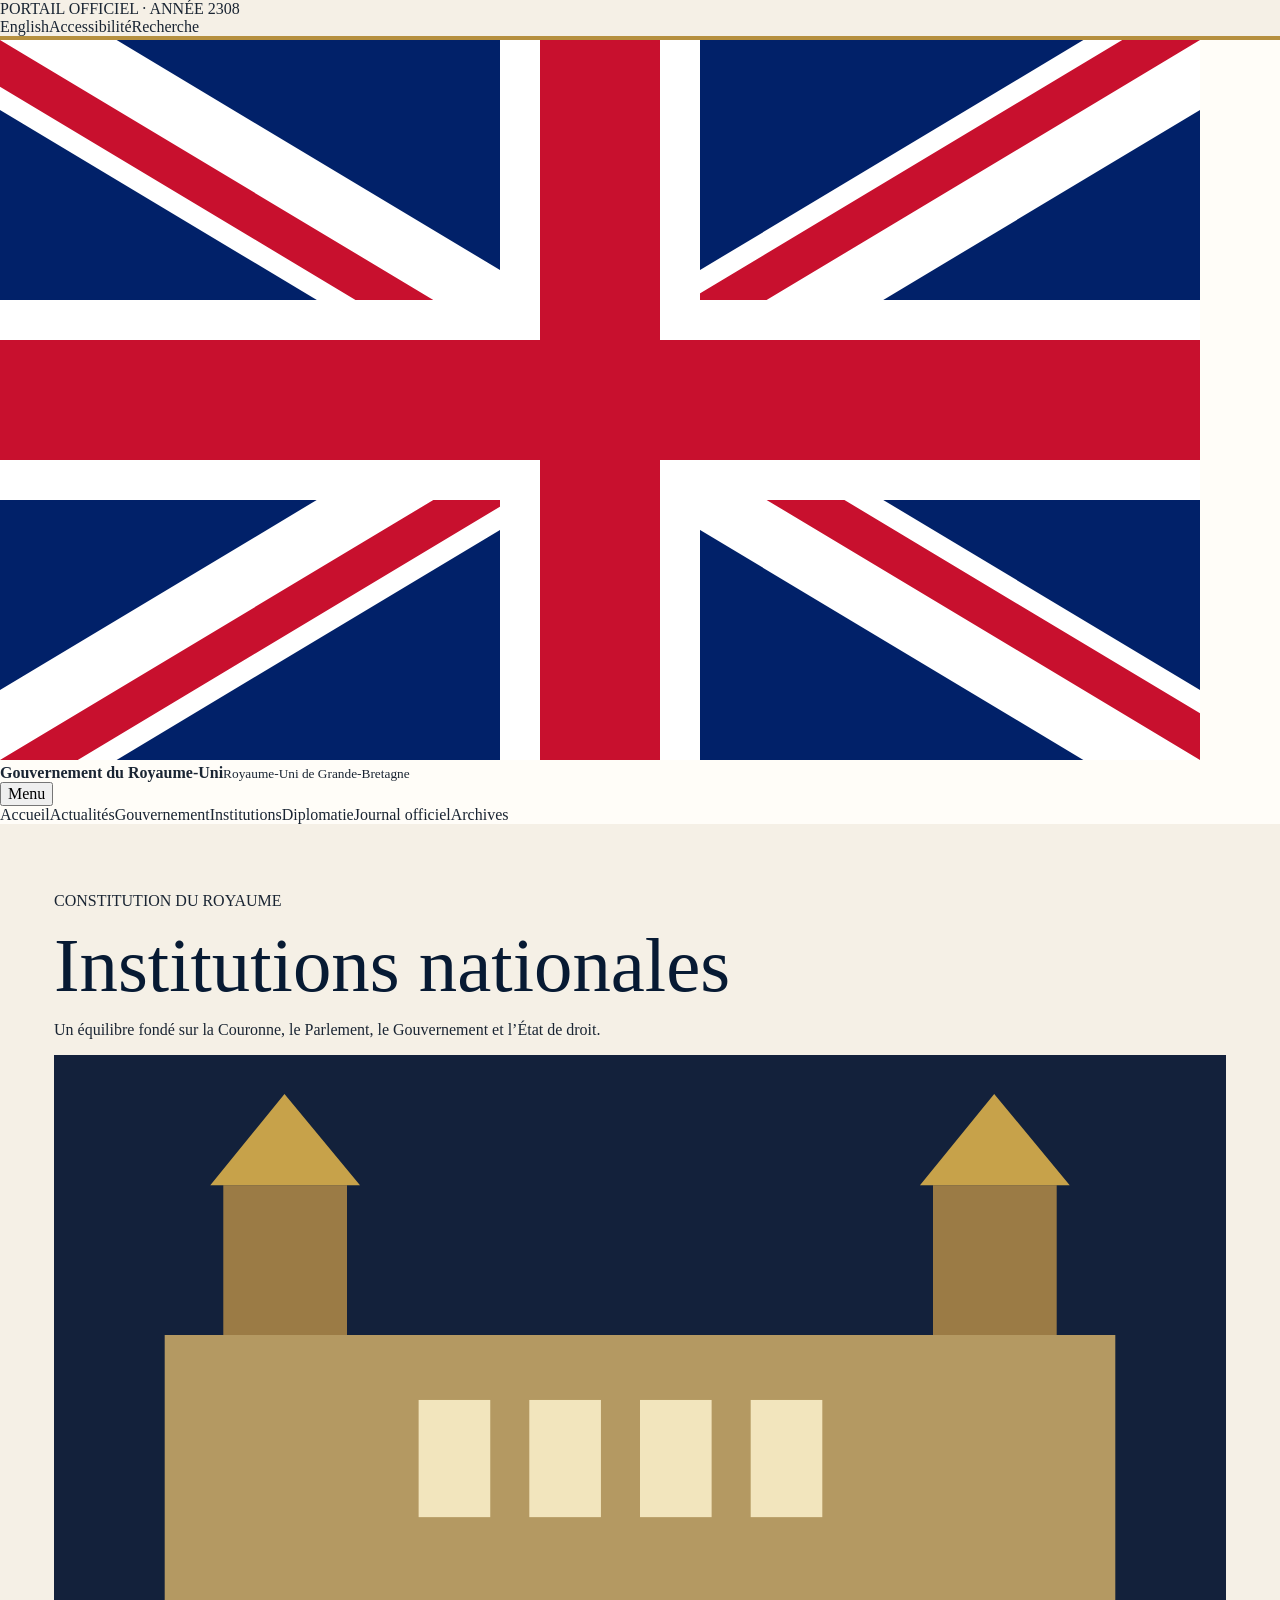
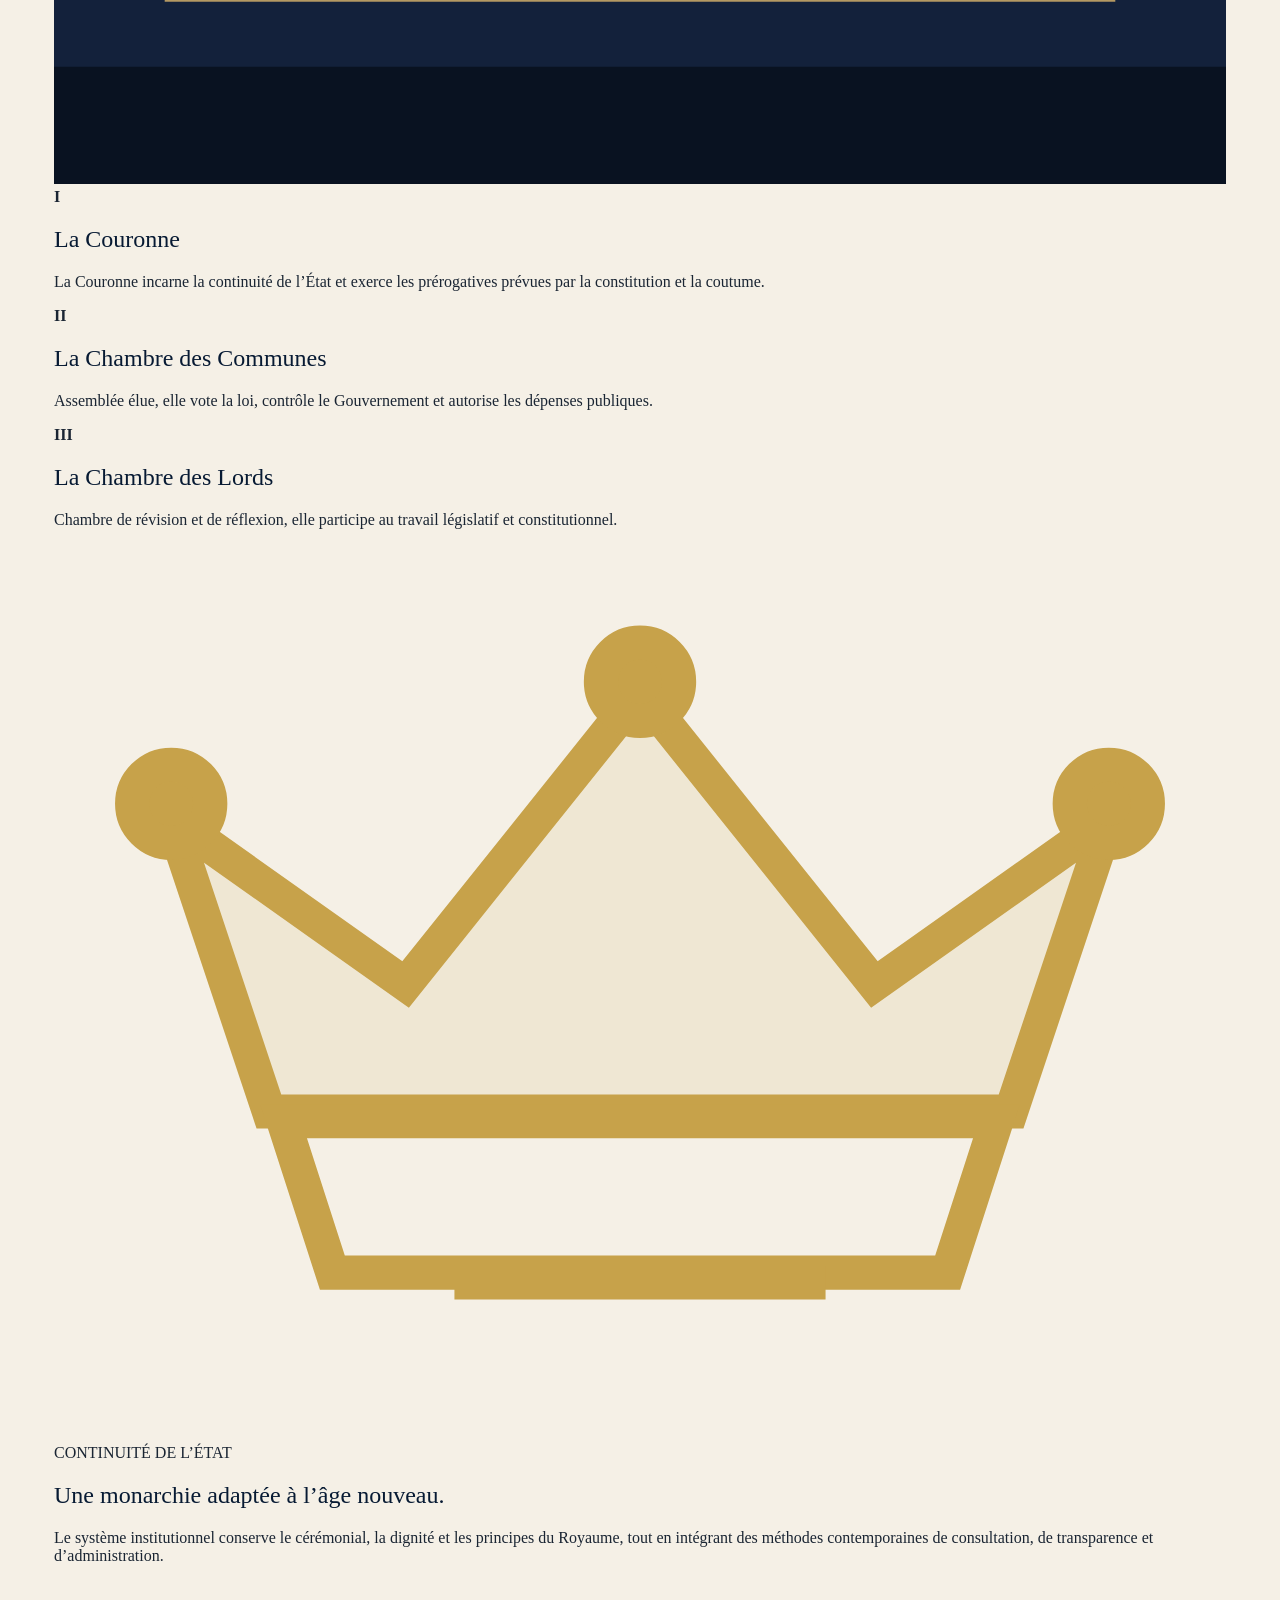
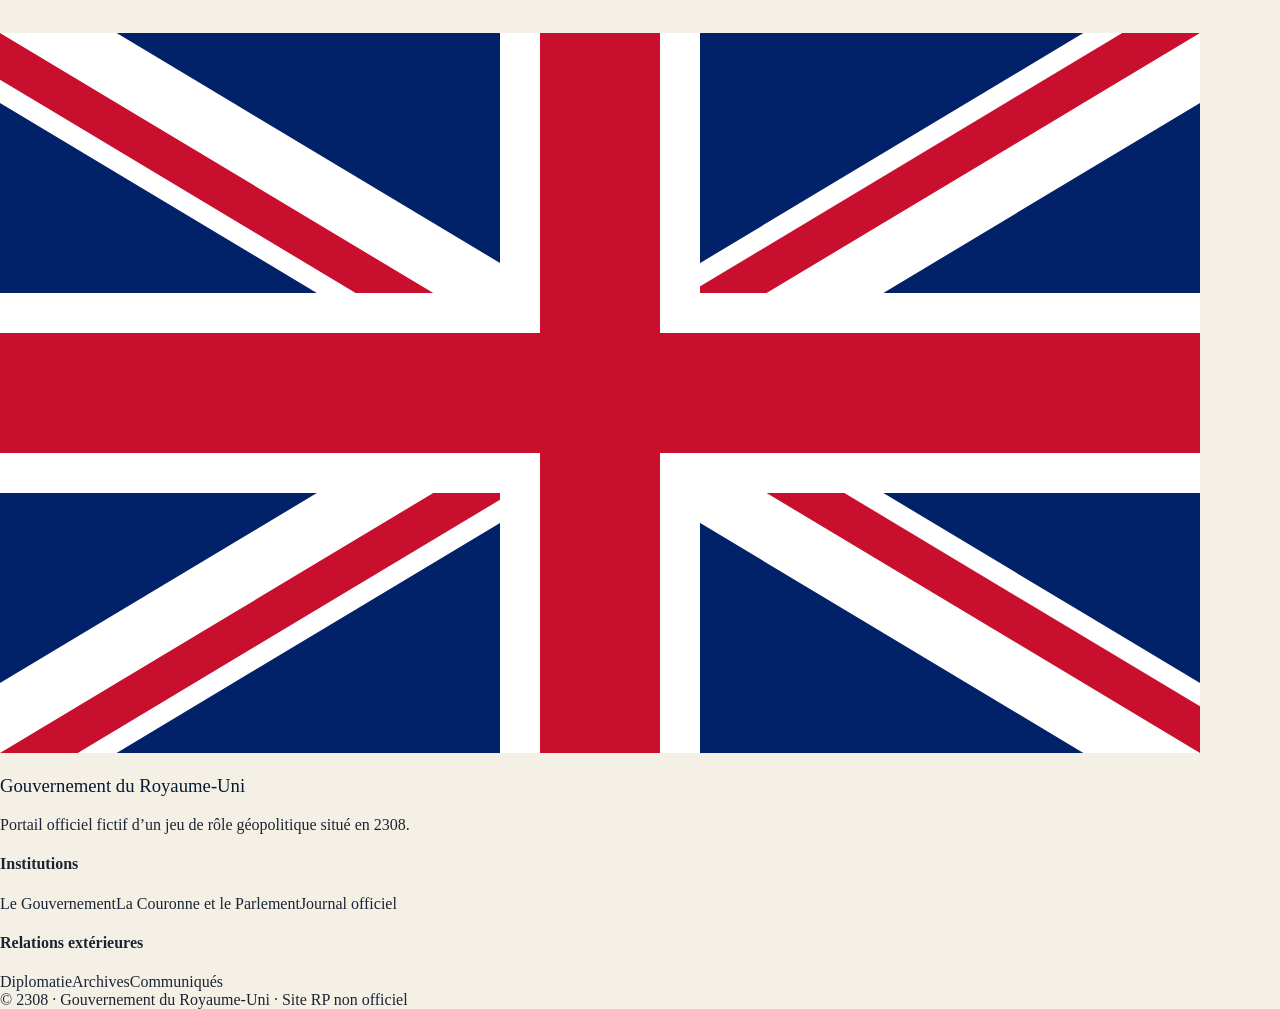
<file: institutions.html>
<!doctype html><html lang="fr"><head><meta charset="utf-8"><meta name="viewport" content="width=device-width,initial-scale=1"><meta name="description" content="Portail gouvernemental du Royaume-Uni en 2308"><title>Institutions · Gouvernement du Royaume-Uni</title><link rel="stylesheet" href="style.css"><link rel="stylesheet" href="responsive.css"></head><body><div class="utility"><div>PORTAIL OFFICIEL · ANNÉE 2308</div><div><span>English</span><span>Accessibilité</span><span>Recherche</span></div></div>
<header class="site-header"><a href="index.html" class="brand"><img src="union-jack.svg" alt="Drapeau du Royaume-Uni"><div><strong>Gouvernement du Royaume-Uni</strong><small>Royaume-Uni de Grande-Bretagne</small></div></a><button class="menu-button" aria-label="Ouvrir le menu">Menu</button><nav><a class="" href="index.html">Accueil</a><a class="" href="actualites.html">Actualités</a><a class="" href="gouvernement.html">Gouvernement</a><a class="active" href="institutions.html">Institutions</a><a class="" href="diplomatie.html">Diplomatie</a><a class="" href="journal-officiel.html">Journal officiel</a><a class="" href="archives.html">Archives</a></nav></header><main><section class="page-hero with-image"><div><p class="eyebrow">CONSTITUTION DU ROYAUME</p><h1>Institutions nationales</h1><p>Un équilibre fondé sur la Couronne, le Parlement, le Gouvernement et l’État de droit.</p></div><img src="parliament.svg" alt="Parlement britannique"></section><section class="institution-columns"><article><b>I</b><h2>La Couronne</h2><p>La Couronne incarne la continuité de l’État et exerce les prérogatives prévues par la constitution et la coutume.</p></article><article><b>II</b><h2>La Chambre des Communes</h2><p>Assemblée élue, elle vote la loi, contrôle le Gouvernement et autorise les dépenses publiques.</p></article><article><b>III</b><h2>La Chambre des Lords</h2><p>Chambre de révision et de réflexion, elle participe au travail législatif et constitutionnel.</p></article></section><section class="feature-split reverse"><div class="feature-image"><img src="royal-crown.svg" alt="Couronne royale"></div><div class="feature-copy"><p class="eyebrow">CONTINUITÉ DE L’ÉTAT</p><h2>Une monarchie adaptée à l’âge nouveau.</h2><p>Le système institutionnel conserve le cérémonial, la dignité et les principes du Royaume, tout en intégrant des méthodes contemporaines de consultation, de transparence et d’administration.</p></div></section></main><footer><div class="footer-grid"><div><img src="union-jack.svg" alt=""><h3>Gouvernement du Royaume-Uni</h3><p>Portail officiel fictif d’un jeu de rôle géopolitique situé en 2308.</p></div><div><h4>Institutions</h4><a href="gouvernement.html">Le Gouvernement</a><a href="institutions.html">La Couronne et le Parlement</a><a href="journal-officiel.html">Journal officiel</a></div><div><h4>Relations extérieures</h4><a href="diplomatie.html">Diplomatie</a><a href="archives.html">Archives</a><a href="actualites.html">Communiqués</a></div></div><div class="footer-bottom">© 2308 · Gouvernement du Royaume-Uni · Site RP non officiel</div></footer><script src="news-data.js"></script><script src="official-data.js"></script><script src="main.js"></script></body></html>
</file>
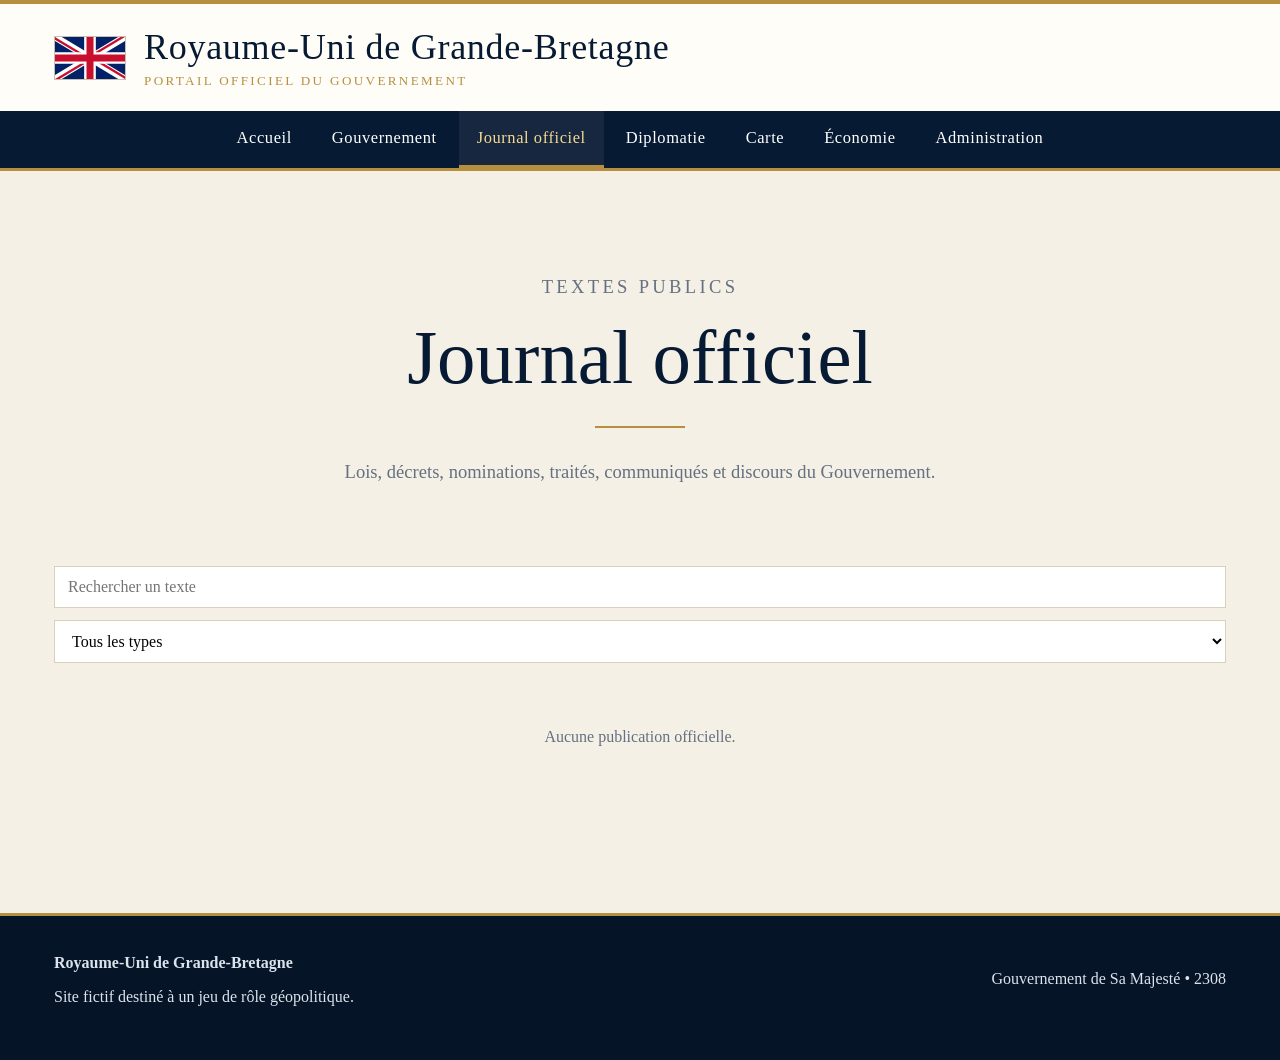
<file: journal-officiel.html>
<!doctype html><html lang="fr"><head><meta charset="utf-8"><meta name="viewport" content="width=device-width,initial-scale=1"><title>Journal officiel — Royaume-Uni</title><link rel="stylesheet" href="style.css"></head><body>
<header class="site-header">
  <div class="brandbar">
    <img class="flag" src="union-jack.svg" alt="Drapeau du Royaume-Uni">
    <div><div class="brand-title">Royaume-Uni de Grande-Bretagne</div><div class="brand-sub">Portail officiel du Gouvernement</div></div>
  </div>
  <nav class="navbar"><div class="navinner">
    <a href="index.html">Accueil</a>
    <a href="gouvernement.html">Gouvernement</a>
    <a href="journal-officiel.html">Journal officiel</a>
    <a href="diplomatie.html">Diplomatie</a>
    <a href="carte.html">Carte</a>
    <a href="economie.html">Économie</a>
    <a href="admin.html">Administration</a>
  </div></nav>
</header>
<main>
<section class="hero"><p class="kicker">Textes publics</p><h1>Journal officiel</h1><div class="gold-rule"></div><p>Lois, décrets, nominations, traités, communiqués et discours du Gouvernement.</p></section>
<div class="toolbar"><input id="journal-search" placeholder="Rechercher un texte"><select id="journal-filter"><option value="all">Tous les types</option><option>Loi</option><option>Décret</option><option>Traité</option><option>Communiqué</option><option>Discours</option><option>Nomination</option></select></div>
<div id="journal-list" class="article-list"></div>
</main>
<footer class="site-footer"><div class="footer-inner">
<div><strong>Royaume-Uni de Grande-Bretagne</strong><p>Site fictif destiné à un jeu de rôle géopolitique.</p></div>
<div><p>Gouvernement de Sa Majesté • 2308</p></div>
</div></footer><script src="main.js"></script>
<script src="data.js"></script><script src="journal.js"></script></body></html>
</file>
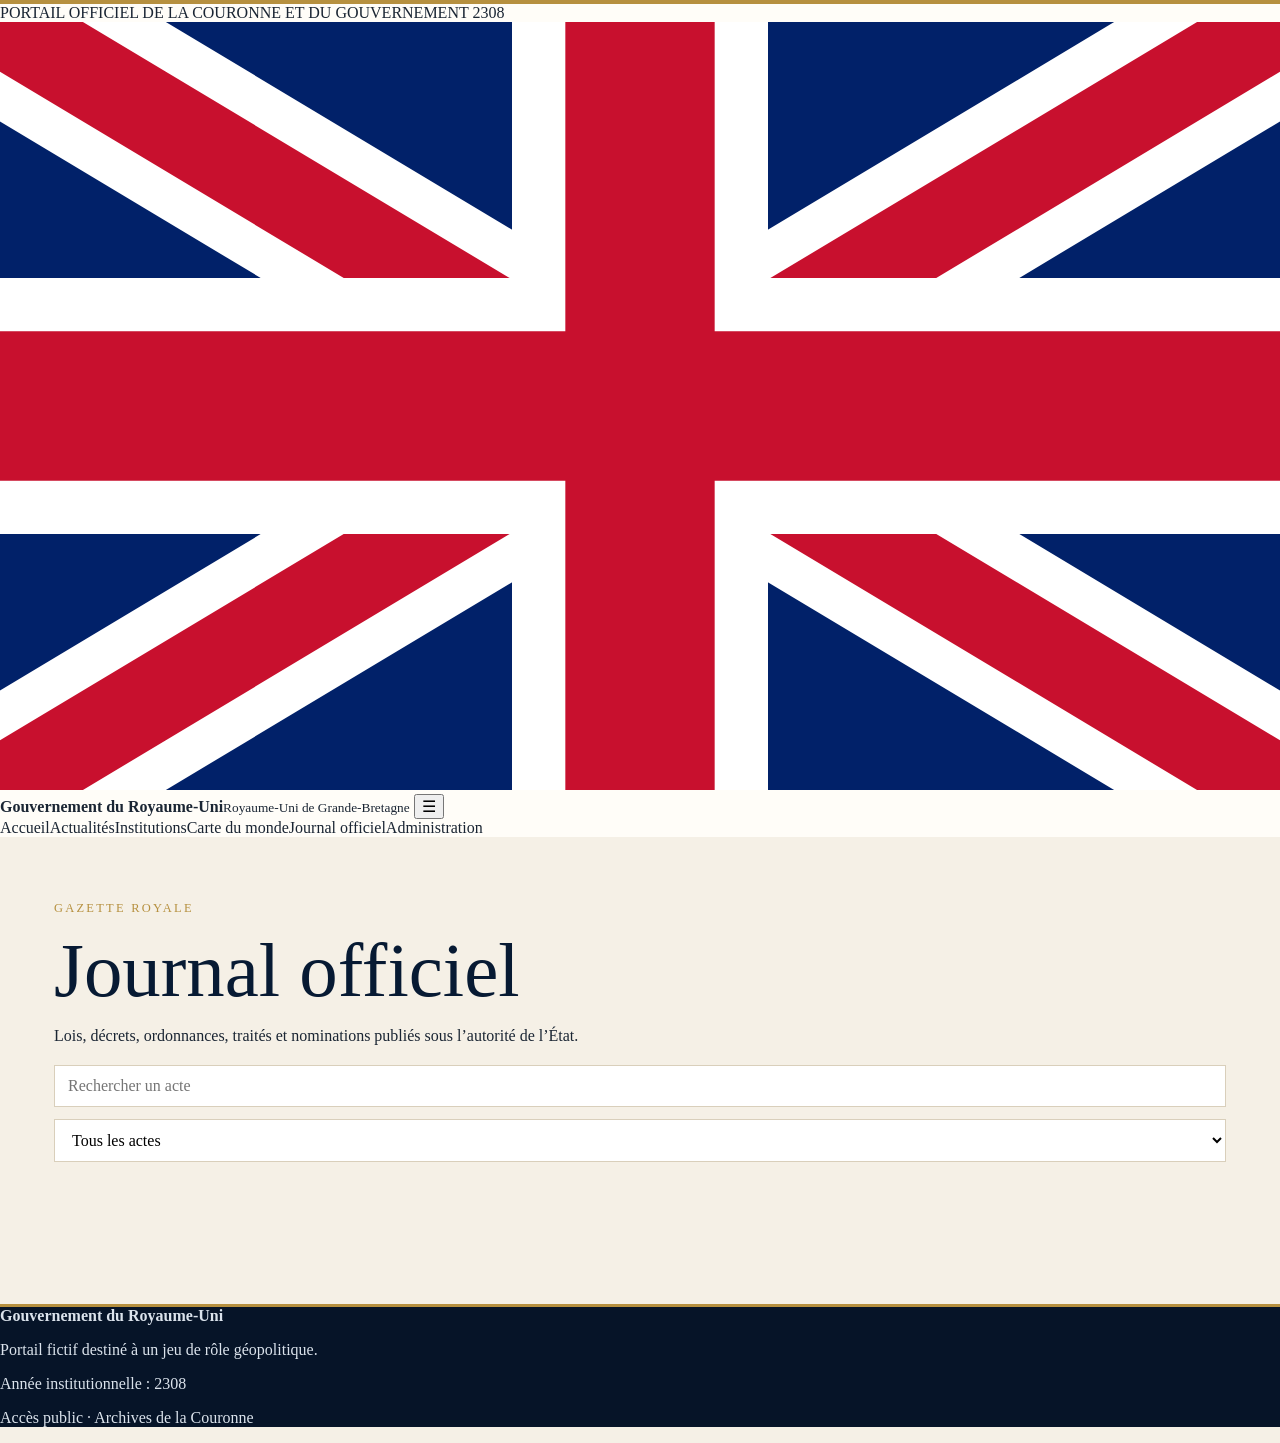
<file: journal.html>
<!doctype html><html lang="fr"><head><meta charset="utf-8"><meta name="viewport" content="width=device-width,initial-scale=1"><title>Journal officiel — Gouvernement du Royaume-Uni</title><meta name="description" content="Portail gouvernemental RP du Royaume-Uni en 2308"><link rel="preconnect" href="https://fonts.googleapis.com"><link rel="preconnect" href="https://fonts.gstatic.com" crossorigin><link href="https://fonts.googleapis.com/css2?family=Cormorant+Garamond:wght@500;600;700&family=Inter:wght@400;500;600;700&display=swap" rel="stylesheet"><link rel="stylesheet" href="style.css"></head><body><header class="site-header">
  <div class="crown-line">PORTAIL OFFICIEL DE LA COURONNE ET DU GOUVERNEMENT <span>2308</span></div>
  <div class="brand-row">
    <a class="brand" href="index.html"><svg class="flag-logo" viewBox="0 0 60 36" aria-label="Drapeau du Royaume-Uni" role="img"><rect width="60" height="36" fill="#012169"/><path d="M0 0l60 36M60 0L0 36" stroke="#fff" stroke-width="8"/><path d="M0 0l60 36M60 0L0 36" stroke="#c8102e" stroke-width="4"/><path d="M30 0v36M0 18h60" stroke="#fff" stroke-width="12"/><path d="M30 0v36M0 18h60" stroke="#c8102e" stroke-width="7"/></svg><span><strong>Gouvernement du Royaume-Uni</strong><small>Royaume-Uni de Grande-Bretagne</small></span></a>
    <button class="menu-toggle" aria-label="Ouvrir le menu">☰</button>
  </div>
  <nav class="main-nav">
    <a href="index.html">Accueil</a><a href="actualites.html">Actualités</a><a href="institutions.html">Institutions</a><a href="carte.html">Carte du monde</a><a href="journal.html">Journal officiel</a><a class="admin-link" href="admin.html">Administration</a>
  </nav>
</header><main><section class="page-header"><p class="kicker">GAZETTE ROYALE</p><h1>Journal officiel</h1><p>Lois, décrets, ordonnances, traités et nominations publiés sous l’autorité de l’État.</p></section><section class="toolbar"><input id="official-search" type="search" placeholder="Rechercher un acte"><select id="official-type"><option value="all">Tous les actes</option><option>Loi</option><option>Décret</option><option>Traité</option><option>Nomination</option></select></section><div id="official-list" class="official-list"></div></main><footer class="site-footer"><div><strong>Gouvernement du Royaume-Uni</strong><p>Portail fictif destiné à un jeu de rôle géopolitique.</p></div><div><p>Année institutionnelle : 2308</p><p>Accès public · Archives de la Couronne</p></div></footer><script src="main.js"></script><script src="journal.js"></script></body></html>
</file>
<file: style.css>
:root{
  --navy:#071a33; --navy2:#102a4b; --gold:#b6903f; --ivory:#f5f0e6;
  --paper:#fffdf8; --ink:#1a2533; --muted:#657080; --line:#d9cfbb;
  --green:#287a55; --amber:#ad741d; --red:#9f3030; --blue:#315f94;
}
*{box-sizing:border-box}
html{scroll-behavior:smooth}
body{margin:0;background:var(--ivory);color:var(--ink);font-family:Georgia,"Times New Roman",serif}
a{color:inherit;text-decoration:none}
button,input,select,textarea{font:inherit}
.site-header{background:var(--paper);border-top:4px solid var(--gold)}
.brandbar{max-width:1220px;margin:auto;padding:22px 24px;display:flex;align-items:center;gap:18px}
.flag{width:72px;height:44px;object-fit:cover;border:1px solid #c7bfae}
.brand-title{font-size:clamp(1.35rem,3vw,2.25rem);letter-spacing:.02em;color:var(--navy)}
.brand-sub{font-size:.82rem;text-transform:uppercase;letter-spacing:.18em;color:var(--gold);margin-top:5px}
.navbar{background:var(--navy);border-bottom:3px solid var(--gold)}
.navinner{max-width:1220px;margin:auto;padding:0 24px;display:flex;justify-content:center;align-items:center;gap:4px}
.navinner a{padding:17px 18px;color:#fff;font-size:1.03rem;letter-spacing:.035em;border-bottom:3px solid transparent}
.navinner a:hover,.navinner a.active{background:rgba(255,255,255,.06);border-bottom-color:var(--gold);color:#f4d993}
main{max-width:1220px;margin:auto;padding:52px 24px}
.hero{text-align:center;padding:48px 24px 58px}
.kicker{text-transform:uppercase;letter-spacing:.18em;color:var(--gold);font-size:.78rem}
h1,h2,h3{color:var(--navy);font-weight:normal}
h1{font-size:clamp(2.5rem,6vw,5rem);line-height:1.03;margin:15px 0}
.hero p{max-width:800px;margin:0 auto;color:var(--muted);font-size:1.16rem;line-height:1.75}
.gold-rule{width:90px;height:2px;background:var(--gold);margin:28px auto}
.grid{display:grid;gap:22px}
.grid-3{grid-template-columns:repeat(3,1fr)}
.grid-4{grid-template-columns:repeat(4,1fr)}
.card{background:var(--paper);border:1px solid var(--line);padding:26px}
.card:hover{border-color:var(--gold)}
.card h3{font-size:1.35rem;margin:6px 0 12px}
.card p{color:var(--muted);line-height:1.65}
.section{padding:42px 0}
.section-head{text-align:center;margin-bottom:28px}
.section-head h2{font-size:2.35rem;margin:.3em 0}
.cta{background:var(--navy);color:white;text-align:center;padding:48px 26px;border-top:3px solid var(--gold);border-bottom:3px solid var(--gold)}
.cta h2{color:white;font-size:2.3rem}
.btn{display:inline-block;border:1px solid var(--gold);padding:12px 20px;background:var(--gold);color:#111;font-weight:bold;cursor:pointer}
.btn.secondary{background:transparent;color:var(--navy)}
.table-wrap{overflow:auto;background:var(--paper);border:1px solid var(--line)}
table{width:100%;border-collapse:collapse;min-width:820px}
th,td{padding:15px;text-align:left;border-bottom:1px solid var(--line)}
th{background:var(--navy);color:white;font-weight:normal}
.country-flag{width:46px;height:30px;object-fit:cover;border:1px solid #bbb;vertical-align:middle;margin-right:10px}
.status{display:inline-block;padding:5px 10px;border-radius:30px;font-size:.86rem}
.status.excellente,.status.allie{background:#dfeee6;color:var(--green)}
.status.normale,.status.neutre{background:#eee9da;color:#6a5b2c}
.status.tendue,.status.revendique{background:#faead1;color:var(--amber)}
.status.hostile,.status.ennemi{background:#f3dddd;color:var(--red)}
.status.national{background:#dbe9f7;color:var(--blue)}
.toolbar{display:flex;gap:12px;flex-wrap:wrap;margin:20px 0}
.toolbar input,.toolbar select{padding:11px 13px;border:1px solid var(--line);background:white}
.empty{text-align:center;color:var(--muted);padding:45px}
.admin-layout{display:grid;grid-template-columns:240px 1fr;gap:25px}
.admin-nav{background:var(--navy);padding:16px;height:max-content}
.admin-nav button{display:block;width:100%;background:none;border:0;color:white;text-align:left;padding:13px;cursor:pointer}
.admin-nav button.active,.admin-nav button:hover{background:rgba(255,255,255,.1);color:#f4d993}
.admin-panel{background:var(--paper);border:1px solid var(--line);padding:28px}
.form-grid{display:grid;grid-template-columns:1fr 1fr;gap:18px}
label{display:block;color:var(--navy);margin-bottom:6px}
input,select,textarea{width:100%;padding:11px;border:1px solid #cfc5b3;background:#fff}
textarea{min-height:110px}
.actions{display:flex;gap:10px;flex-wrap:wrap;margin-top:20px}
.notice{background:#fff5d8;border-left:4px solid var(--gold);padding:16px;margin-bottom:20px}
.article-list{display:grid;gap:14px}
.article-item{border:1px solid var(--line);padding:18px;background:white}
.article-item h3{margin:0 0 8px}
.site-footer{background:#061428;color:#dbe3ec;margin-top:70px;border-top:3px solid var(--gold)}
.footer-inner{max-width:1220px;margin:auto;padding:38px 24px;display:flex;justify-content:space-between;gap:20px}

/* Gouvernement */
.leadership-grid{display:grid;grid-template-columns:1fr 1fr;gap:28px}
.leader-card{background:var(--paper);border:1px solid var(--line);display:grid;grid-template-columns:220px 1fr;min-height:310px}
.leader-photo{width:100%;height:100%;min-height:310px;object-fit:cover;background:#ded5c5}
.leader-content{padding:30px}
.leader-role{font-size:.75rem;text-transform:uppercase;letter-spacing:.18em;color:var(--gold)}
.leader-name{font-size:2rem;margin:10px 0;color:var(--navy)}
.leader-content p{color:var(--muted);line-height:1.65}
.minister-grid{display:grid;grid-template-columns:repeat(3,1fr);gap:22px}
.minister-card{background:var(--paper);border:1px solid var(--line);overflow:hidden}
.minister-photo{width:100%;height:260px;object-fit:cover;background:#ded5c5}
.minister-body{padding:22px}
.minister-body h3{margin:7px 0 6px;font-size:1.45rem}
.minister-title{color:var(--gold);font-size:.85rem;text-transform:uppercase;letter-spacing:.1em}
.minister-body p{color:var(--muted);line-height:1.55}
.placeholder-photo{display:grid;place-items:center;color:var(--navy);font-size:4rem;background:linear-gradient(135deg,#eee6d8,#d8ccb8)}

/* Carte */
.map-shell{display:grid;grid-template-columns:1fr 330px;border:1px solid var(--line);background:#07111f;min-height:620px}
.map-area{position:relative;overflow:hidden;min-height:620px}
#world-map{width:100%;height:100%;min-height:620px;display:block;background:#07111f}
.country{fill:#273446;stroke:#8b96a3;stroke-width:.35;cursor:pointer;transition:fill .15s}
.country:hover{stroke:#fff;stroke-width:1.1}
.map-tools{position:absolute;top:15px;left:15px;z-index:4;display:flex;gap:8px;flex-wrap:wrap}
.map-tools input{width:260px;background:rgba(255,255,255,.96)}
.map-tools button{padding:10px 13px;border:1px solid var(--gold);background:var(--navy);color:white;cursor:pointer}
.map-status{position:absolute;bottom:12px;left:15px;color:#dbe3ec;background:rgba(4,12,23,.8);padding:7px 10px;font-size:.84rem}
.map-panel{background:var(--paper);padding:26px;border-left:3px solid var(--gold)}
.map-panel h2{font-size:2rem;margin:8px 0 18px}
.map-flag{font-size:2.5rem}
.detail-list{display:grid;gap:14px}
.detail-row{border-bottom:1px solid var(--line);padding-bottom:12px}
.detail-row strong{display:block;color:var(--gold);font-size:.76rem;letter-spacing:.13em;text-transform:uppercase;margin-bottom:5px}
.legend{display:flex;gap:14px;flex-wrap:wrap;margin:18px 0}
.legend span{display:flex;align-items:center;gap:7px;font-size:.9rem}
.dot{width:13px;height:13px;border-radius:50%}
.dot.national{background:#315f94}.dot.allie{background:#287a55}.dot.neutre{background:#7b7f86}.dot.revendique{background:#b6903f}.dot.hostile{background:#9f3030}
.territory-select{width:100%}
.admin-person{display:grid;grid-template-columns:90px 1fr auto;gap:16px;align-items:center}
.admin-person img{width:90px;height:110px;object-fit:cover;background:#eee}
@media(max-width:950px){
 .grid-3,.grid-4,.form-grid,.admin-layout,.leadership-grid,.minister-grid,.map-shell{grid-template-columns:1fr}
 .leader-card{grid-template-columns:1fr}
 .leader-photo{height:340px}
 .map-panel{border-left:0;border-top:3px solid var(--gold)}
 .footer-inner{flex-direction:column}
 .navinner{justify-content:flex-start;overflow-x:auto}
 .navinner a{white-space:nowrap}
}
@media(max-width:600px){
 main{padding:34px 14px}
 .brandbar{padding:18px 16px}
 .map-tools{right:12px}
 .map-tools input{width:100%}
 .admin-person{grid-template-columns:70px 1fr}
 .admin-person .actions{grid-column:1/-1}
}




/* Carte MapLibre */
#maplibre-map{
  width:100%;
  height:700px;
  min-height:700px;
  background:#07111f;
}
.maplibregl-map{
  font-family:Georgia,"Times New Roman",serif;
}
.maplibregl-ctrl-group{
  border-radius:0!important;
  border:1px solid var(--gold)!important;
  box-shadow:none!important;
  overflow:hidden;
}
.maplibregl-ctrl-group button{
  background-color:var(--navy)!important;
}
.maplibregl-ctrl-group button span{
  filter:invert(1);
}
.maplibregl-popup-content{
  background:#081426;
  color:#fff;
  border:1px solid var(--gold);
  border-radius:0;
  padding:9px 12px;
  box-shadow:none;
}
.maplibregl-popup-tip{
  border-top-color:var(--gold)!important;
}
.map-shell{min-height:700px}
.map-area{min-height:700px}
.map-panel{max-height:700px;overflow-y:auto}
.map-tools{z-index:10}
.maplibre-territory-label{
  color:#fff;
  font-family:Georgia,"Times New Roman",serif;
}

/* Sélecteur territorial de l'administration */
.region-picker{margin:28px 0;border:1px solid var(--line);background:#f8f4eb;padding:18px}
.region-picker-head{display:flex;justify-content:space-between;gap:18px;align-items:center;margin-bottom:14px}
.region-picker-head h3{margin:0 0 4px}
#region-search{margin-bottom:14px}
.region-columns{display:grid;grid-template-columns:220px 1fr;gap:14px;min-height:420px}
.region-country-list,.region-results{background:white;border:1px solid var(--line);max-height:520px;overflow:auto}
.region-country-button{display:block;width:100%;padding:10px 12px;text-align:left;border:0;border-bottom:1px solid #eee;background:white;cursor:pointer}
.region-country-button:hover,.region-country-button.active{background:var(--navy);color:white}
.region-row{display:flex;align-items:center;gap:10px;padding:10px 12px;border-bottom:1px solid #eee;cursor:pointer}
.region-row:hover{background:#f7f0df}
.region-row input{width:auto}
.region-row-main{flex:1}
.region-row-main strong{display:block;color:var(--navy)}
.region-row-main small{color:var(--muted)}
.region-badge{font-size:.75rem;color:var(--gold);border:1px solid var(--line);padding:3px 6px}

@media(max-width:800px){
  .region-columns{grid-template-columns:1fr}
  .region-country-list{max-height:220px}
  #maplibre-map{height:580px;min-height:580px}
  .map-shell,.map-area{min-height:580px}
}


/* Carte vierge et filtres */
.map-filter-bar{display:flex;justify-content:center;gap:12px;flex-wrap:wrap;margin:0 0 16px}
.map-filter-btn,.map-filter-reset{border:1px solid var(--line);background:var(--paper);color:var(--navy);padding:11px 16px;cursor:pointer;font-weight:bold;display:inline-flex;align-items:center;gap:9px}
.map-filter-btn:hover,.map-filter-btn.active{border-color:var(--gold);box-shadow:inset 0 -3px 0 var(--gold)}
.map-filter-btn.active.filter-national{background:#eef3fa}
.map-filter-btn.active.filter-allies{background:#eaf4fd}
.map-filter-btn.active.filter-commerce{background:#e9f6ed}
.map-filter-reset{font-weight:normal}
.filter-swatch{width:14px;height:14px;border-radius:50%;display:inline-block;background:#888}
.filter-national .filter-swatch{background:#b6903f}
.filter-allies .filter-swatch{background:#3f8bd5}
.filter-commerce .filter-swatch{background:#3aa85a}
.dot.map-grey{background:#858585}.dot.commerce{background:#3aa85a}
.map-legend{justify-content:center;margin-bottom:20px}

/* Catégories territoriales dans l'administration */
.map-category-admin{margin:24px 0;padding:20px;border:1px solid var(--line);background:#f8f4eb}
.map-category-admin h3{margin-top:0}
.category-check-grid{display:grid;grid-template-columns:repeat(2,minmax(0,1fr));gap:12px}
.category-check{display:flex;gap:11px;align-items:flex-start;padding:14px;background:white;border:1px solid var(--line);cursor:pointer}
.category-check:hover{border-color:var(--gold)}
.category-check input{width:auto;margin-top:4px}
.category-check span{display:grid;gap:4px}
.category-check small{color:var(--muted);line-height:1.35}
.national-check{border-left:4px solid #315f94}.claim-check{border-left:4px solid #b6903f}.economy-check{border-left:4px solid #6e7681}.ally-check{border-left:4px solid #3f8bd5}.trade-check{border-left:4px solid #3aa85a}
@media(max-width:700px){.category-check-grid{grid-template-columns:1fr}}
</file>
<file: responsive.css>
@media(max-width:950px){.utility{display:none}.site-header{padding-bottom:14px}.menu-button{display:block;position:absolute;right:24px;top:24px;background:none;color:#fff;border:1px solid #68748a;padding:9px 12px}.site-header nav{display:none;flex-direction:column;gap:0;padding-bottom:10px}.site-header nav.open{display:flex}.hero{grid-template-columns:1fr;padding-top:70px}.state-card{max-width:460px}.intro-grid{grid-template-columns:repeat(2,1fr)}.news-grid,.ministry-grid,.policy-grid,.archive-grid{grid-template-columns:repeat(2,1fr)}.feature-split,.page-hero.with-image{grid-template-columns:1fr}.feature-image{min-height:320px}.numbers{grid-template-columns:repeat(2,1fr);gap:25px}.institution-columns{grid-template-columns:1fr}.footer-grid{grid-template-columns:1fr 1fr}.footer-grid>div:first-child{grid-column:1/-1}}@media(max-width:620px){.brand strong{font-size:19px}.brand img{width:52px}.hero{padding:55px 22px;min-height:auto}.hero h1,.page-hero h1{font-size:42px}.actions{flex-direction:column}.intro-grid,.news-grid,.ministry-grid,.policy-grid,.archive-grid{grid-template-columns:1fr}.intro-grid article:last-child{border-right:0}.section,.page-hero,.news-list,.official-list,.policy-grid,.archive-grid{padding-left:22px;padding-right:22px}.section-title{align-items:start;gap:20px;flex-direction:column}.feature-copy{padding:55px 24px}.feature-copy h2{font-size:38px}.numbers{grid-template-columns:1fr}.numbers div{border-right:0;border-bottom:1px solid rgba(255,255,255,.15);padding:20px}.profile-lead{grid-template-columns:1fr;padding:55px 22px}.portrait-placeholder{max-width:260px}.filter-bar{flex-direction:column;padding:22px}.news-list article,.official-list article{grid-template-columns:1fr;gap:10px}.footer-grid{grid-template-columns:1fr}.footer-grid>div:first-child{grid-column:auto}}@media(max-width:950px){.featured-news{grid-template-columns:1fr;margin-left:24px;margin-right:24px}.featured-visual{min-height:300px}.news-catalogue{grid-template-columns:1fr}.catalogue-card{grid-template-columns:180px 1fr}}
@media(max-width:620px){.news-heading{padding:48px 22px 30px}.featured-news{margin:0 22px 52px}.featured-copy-news{padding:34px 26px}.featured-copy-news h2{font-size:34px}.featured-visual{padding:32px;min-height:230px}.featured-visual img{height:180px}.news-explorer{padding:0 22px 65px}.news-explorer-head{align-items:flex-start;flex-direction:column;gap:10px}.news-tools{grid-template-columns:1fr}.catalogue-card{grid-template-columns:1fr}.catalogue-image{min-height:190px}.catalogue-image img{height:150px}.article-page{padding:45px 22px}.article-lead{font-size:19px}.article-hero-image{height:250px}.article-hero-image img{width:65%;height:180px}.article-body p{font-size:17px}}
</file>
